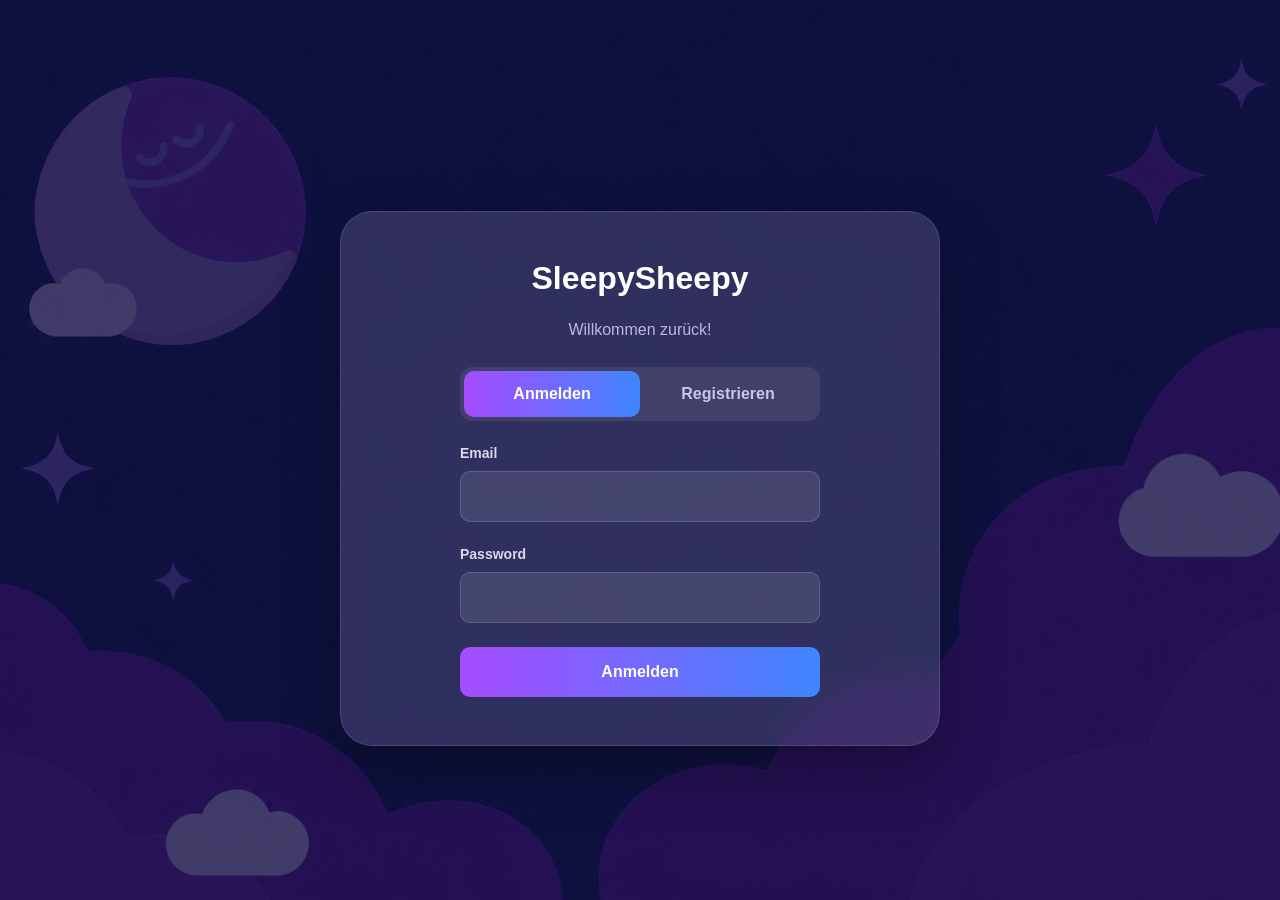
<file: index.html>
<!DOCTYPE html>
<html lang="de">
<head>
  <meta charset="UTF-8">
  <meta http-equiv="refresh" content="0; url=login.html">
  <title>Weiterleitung</title>
</head>
<body>
  <script>
    window.location.href = "login.html";
  </script>
</body>
</html>
</file>
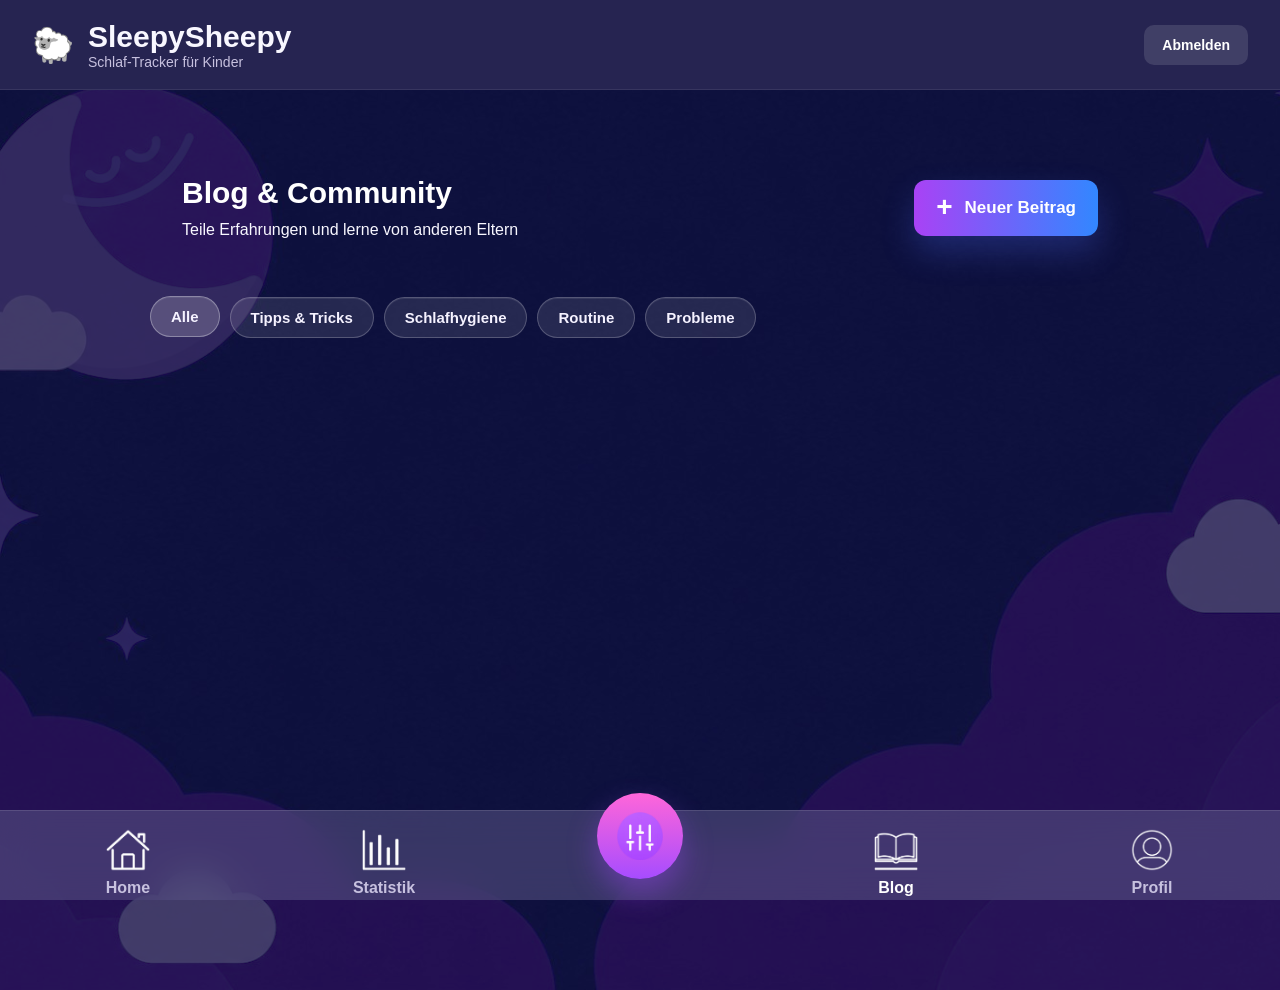
<file: blog.html>
<!DOCTYPE html>
<html lang="de">
<head>
  <meta charset="UTF-8" />
  <meta name="viewport" content="width=device-width, initial-scale=1.0" />
  <title>DreamSheep | Blog</title>

  <link rel="stylesheet" href="css/style.css" />
</head>
<body class="home-seite blog-page">

  <div class="blog-wrapper">

    <!-- HEADER -->
     <header class="topbar">

    <div class="logo-bereich">
      <div class="logo">🐑</div>

      <div>
        <h1>SleepySheepy</h1>
        <p>Schlaf-Tracker für Kinder</p>
      </div>
    </div>

    <button class="abmelden-button" id="logoutBtn" type="button">
  Abmelden
</button>

  </header>

    <!-- MAIN -->
    <main class="blog-main">
      <section class="blog-hero">
        <div>
          <h2>Blog &amp; Community</h2>
          <p>Teile Erfahrungen und lerne von anderen Eltern</p>
        </div>

        <button class="blog-new-post" type="button">
          <span>+</span>
          Neuer Beitrag
        </button>
      </section>

      <section class="blog-create-form" id="blogCreateForm">
        <h2>Neuen Beitrag erstellen</h2>

        <form>
          <label for="postTitle">Titel</label>
          <input
            type="text"
            id="postTitle"
            name="postTitle"
            placeholder="Gib deinem Beitrag einen Titel..."
          />

          <label for="postCategory">Kategorie</label>

          <div class="blog-custom-select" id="blogCategorySelect">
            <button type="button" class="blog-custom-select-button">
              <span id="blogSelectedCategory">Tipps &amp; Tricks</span>
              <span class="blog-custom-select-arrow">⌄</span>
            </button>

            <div class="blog-custom-select-options">
              <button type="button" data-value="Tipps & Tricks">Tipps &amp; Tricks</button>
              <button type="button" data-value="Schlafhygiene">Schlafhygiene</button>
              <button type="button" data-value="Routine">Routine</button>
              <button type="button" data-value="Probleme">Probleme</button>
            </div>
          </div>

          <input type="hidden" id="postCategory" name="postCategory" value="Tipps & Tricks" />

          <label for="postContent">Inhalt</label>
          <textarea
            id="postContent"
            name="postContent"
            placeholder="Teile deine Gedanken und Erfahrungen..."
          ></textarea>

          <div class="blog-form-actions">
            <button type="submit" class="blog-publish-button">
              Veröffentlichen
            </button>

            <button type="button" class="blog-cancel-button" id="blogCancelButton">
              Abbrechen
            </button>
          </div>
        </form>
      </section>

      <nav class="blog-filter-bar" aria-label="Blog Kategorien">
        <button class="blog-filter is-active" type="button" data-category="Alle">Alle</button>
        <button class="blog-filter" type="button" data-category="Tipps & Tricks">Tipps &amp; Tricks</button>
        <button class="blog-filter" type="button" data-category="Schlafhygiene">Schlafhygiene</button>
        <button class="blog-filter" type="button" data-category="Routine">Routine</button>
        <button class="blog-filter" type="button" data-category="Probleme">Probleme</button>
      </nav>

      <section class="blog-posts">
        
      </section>
    </main>

    <nav class="bottom-nav">

    <a class="nav-item" href="home.html">
      <img 
        class="nav-icon"
        src="Bilder/Icon_Home.png" 
        alt="Home"
      >
      <p>Home</p>
    </a>

    <a class="nav-item" href="statistik.html">
      <img 
        class="nav-icon"
        src="Bilder/Icon_Statistik.png" 
        alt="Statistik"
      >
      <p>Statistik</p>
    </a>

    <a class="nav-item icon-personalisierung" href="personalisierung.html">
      <div class="icon-personalisierung-kreis">
        <img 
          src="Bilder/Icon_Personalisierung.png" 
          alt="Personalisierung"
        >
      </div>
    </a>

    <a class="nav-item aktiv" href="blog.html">
      <img 
        class="nav-icon"
        src="Bilder/Icon_Blog.png" 
        alt="Blog"
      >
      <p>Blog</p>
    </a>

    <a class="nav-item" href="einstellungen.html">
      <img 
        class="nav-icon"
        src="Bilder/Icon_Profil.png" 
        alt="Profil"
      >
      <p>Profil</p>
    </a>

  </nav>
  </div>

  <script src="js/blog.js"></script>
  <script src="js/logout.js"></script>
</body>
</html>
</file>
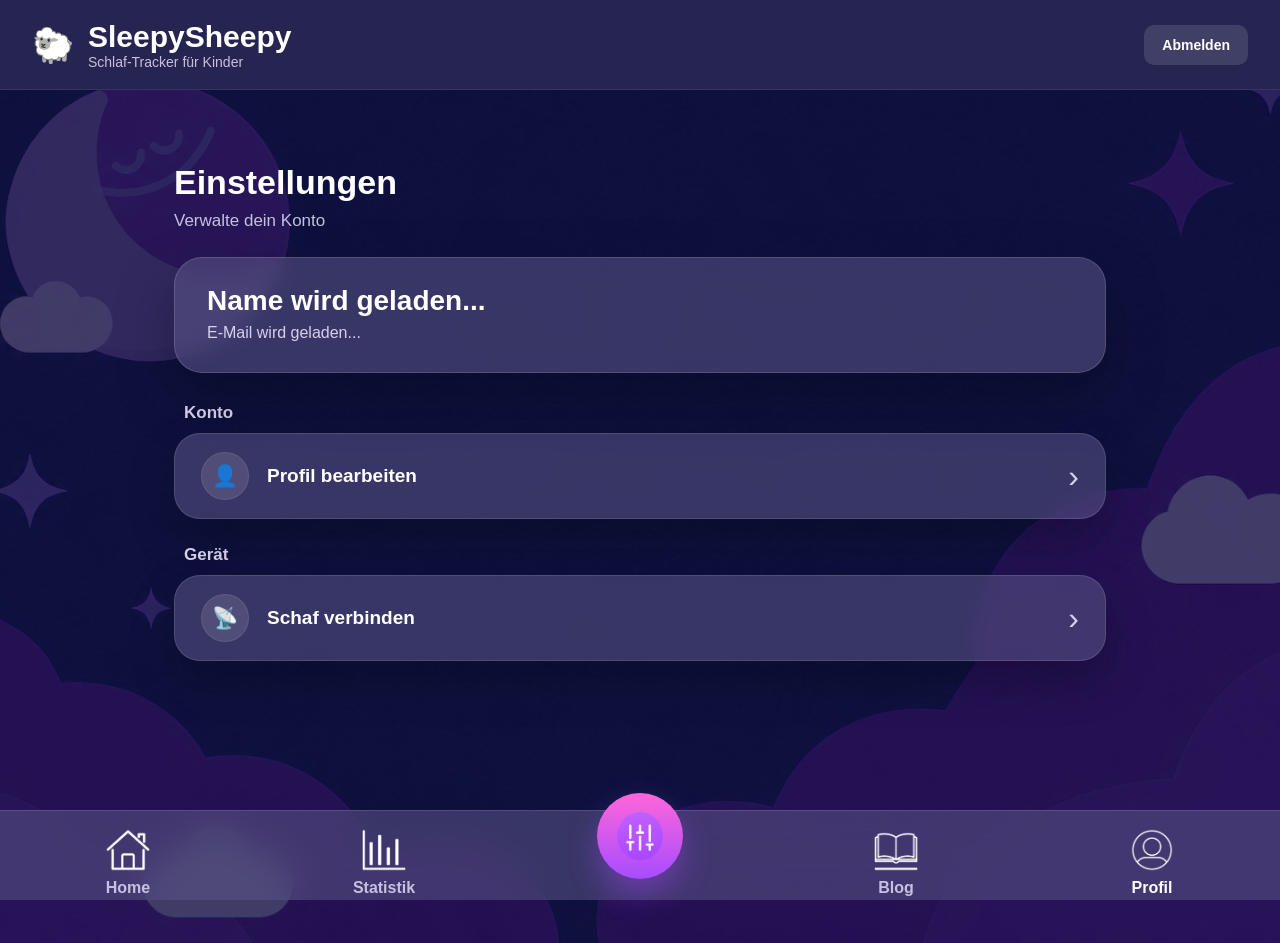
<file: einstellungen.html>
<!DOCTYPE html>
<html lang="de">
<head>
  <meta charset="UTF-8" />
  <meta name="viewport" content="width=device-width, initial-scale=1.0" />

  <title>Einstellungen</title>

  <link rel="stylesheet" href="css/style.css" />
</head>

<body class="home-seite settings-body">

  <!-- Obere Navigation -->
  <header class="topbar">

    <div class="logo-bereich">
      <div class="logo">🐑</div>

      <div>
        <h1>SleepySheepy</h1>
        <p>Schlaf-Tracker für Kinder</p>
      </div>
    </div>

    <button class="abmelden-button" id="logoutBtn" type="button">
  Abmelden
</button>

  </header>

  <!-- Hauptbereich -->
  <main class="hauptbereich settings-main">

    <section class="settings-page">

      <header class="settings-header">
        <h1 class="settings-title">Einstellungen</h1>
        <p class="settings-subtitle">Verwalte dein Konto</p>
      </header>

      <section class="settings-profile-card">

        <div class="settings-profile-info">
          <h2 id="settingsName">Name wird geladen...</h2>
          <p id="settingsEmail">E-Mail wird geladen...</p>
        </div>
      </section>

      <section class="settings-section">
        <h3>Konto</h3>

        <div class="settings-menu-card">
          <a href="profil.html" class="settings-menu-item">
            <span class="settings-icon">👤</span>
            <span>Profil bearbeiten</span>
            <span class="settings-arrow">›</span>
          </a>
        </div>
      </section>

      <section class="settings-section">
        <h3>Gerät</h3>

        <div class="settings-menu-card">
          <a href="geraet.html" class="settings-menu-item">
          <span class="settings-icon">📡</span>
          <span>Schaf verbinden</span>
          <span class="settings-arrow">›</span>
          </a>
        </div>
      </section>

    </section>

  </main>

  <!-- Untere Navigation -->
  <nav class="bottom-nav">

    <a class="nav-item" href="home.html">
      <img 
        class="nav-icon"
        src="Bilder/Icon_Home.png" 
        alt="Home"
      >
      <p>Home</p>
    </a>

    <a class="nav-item" href="statistik.html">
      <img 
        class="nav-icon"
        src="Bilder/Icon_Statistik.png" 
        alt="Statistik"
      >
      <p>Statistik</p>
    </a>

    <a class="nav-item icon-personalisierung" href="personalisierung.html">
      <div class="icon-personalisierung-kreis">
        <img 
          src="Bilder/Icon_Personalisierung.png" 
          alt="Personalisierung"
        >
      </div>
    </a>

    <a class="nav-item" href="blog.html">
      <img 
        class="nav-icon"
        src="Bilder/Icon_Blog.png" 
        alt="Blog"
      >
      <p>Blog</p>
    </a>

    <a class="nav-item aktiv" href="einstellungen.html">
      <img 
        class="nav-icon"
        src="Bilder/Icon_Profil.png" 
        alt="Profil"
      >
      <p>Profil</p>
    </a>

  </nav>

  <script>
    async function loadSettingsProfile() {
      try {
        const response = await fetch("/api/Profil.php", {
          credentials: "include",
        });

        const result = await response.json();
        console.log("Settings profile data:", result);

        if (result.status === "success") {
          const vorname = result.vorname || "";
          const nachname = result.nachname || "";
          const vollerName = `${vorname} ${nachname}`.trim();

          document.getElementById("settingsName").textContent =
            vollerName || "Kein Name gespeichert";

          document.getElementById("settingsEmail").textContent =
            result.email || "Keine E-Mail gespeichert";
        }

      } catch (error) {
        console.error("Profil konnte nicht geladen werden:", error);
      }
    }

    loadSettingsProfile();
  </script>

  <script src="js/logout.js"></script>

</body>
</html>
</file>
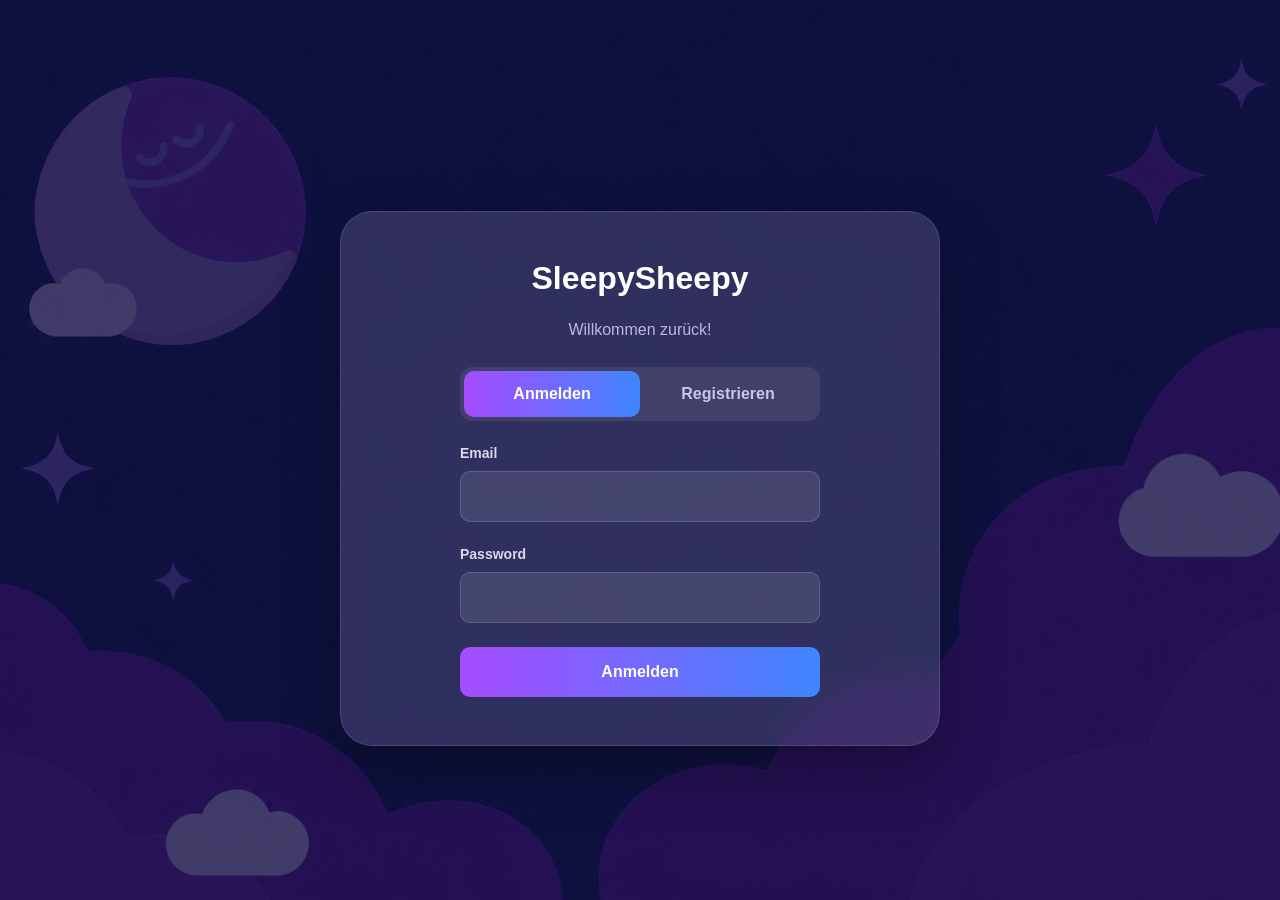
<file: geraet.html>
<!DOCTYPE html>
<html lang="de">
<head>
  <meta charset="UTF-8" />
  <meta name="viewport" content="width=device-width, initial-scale=1.0" />

  <title>Gerät verbinden</title>

  <link rel="stylesheet" href="css/style.css" />
</head>

<body class="home-seite">

  <a href="einstellungen.html" class="zurueck-button">
      Zurück
    </a>

  <main class="hauptbereich">

    <section class="home-karte geraet-card">
      <div class="seitenkopf">
        <h2>Schaf verbinden</h2>
        <p>Trage hier die Seriennummer deines Plüschtiers ein.</p>
      </div>

      <form id="geraetForm" class="geraet-form">
        <label for="serialnr">Seriennummer</label>

        <input
          type="text"
          id="serialnr"
          name="serialnr"
          placeholder="z. B. SleShe1"
          required
        >

        <button type="submit" class="profil-button">
          Speichern
        </button>
      </form>

      <p class="status-text">
        Aktuell verbunden: <strong id="aktuelleSerialnr">Wird geladen...</strong>
      </p>
    </section>

  </main>

  <script src="/js/auth.js"></script>
  <script src="/js/logout.js"></script>
  <script src="/js/geraet.js"></script>
</body>
</html>
</file>
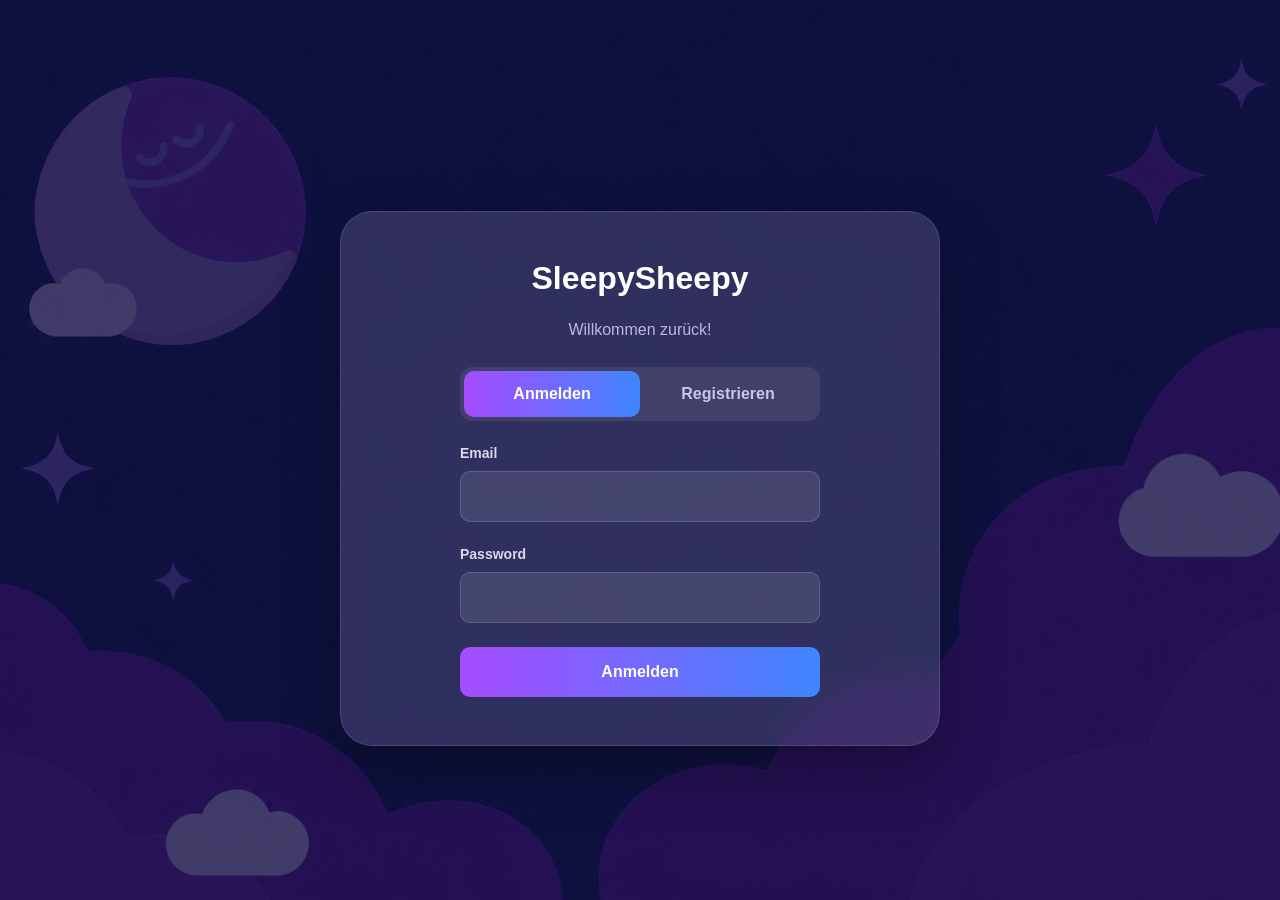
<file: login.html>
<!DOCTYPE html>
<html lang="en">
  <head>
    <meta charset="UTF-8" />
    <title>Login</title>
    <link rel="stylesheet" href="css/style.css" />
  </head>
    <body class="login-page">
    <div class="login-box">
    <h1>SleepySheepy</h1>
    <p class="untertitel">Willkommen zurück!</p>

    <div class="umschalter">
      <button class="umschalter-button aktiv" type="button">Anmelden</button>
      <a class="umschalter-button" href="register.html">Registrieren</a>
    </div>

    <form id="loginForm">
      <div>
        <label>Email</label>
        <input type="email" id="email" required />
      </div>
      <div>
        <label>Password</label>
        <input type="password" id="password" required />
      </div>
      <button type="submit">Anmelden</button>
    </form>
   
    
    <script src="js/login.js"></script>
     </div>
  </body>
</html>
</file>
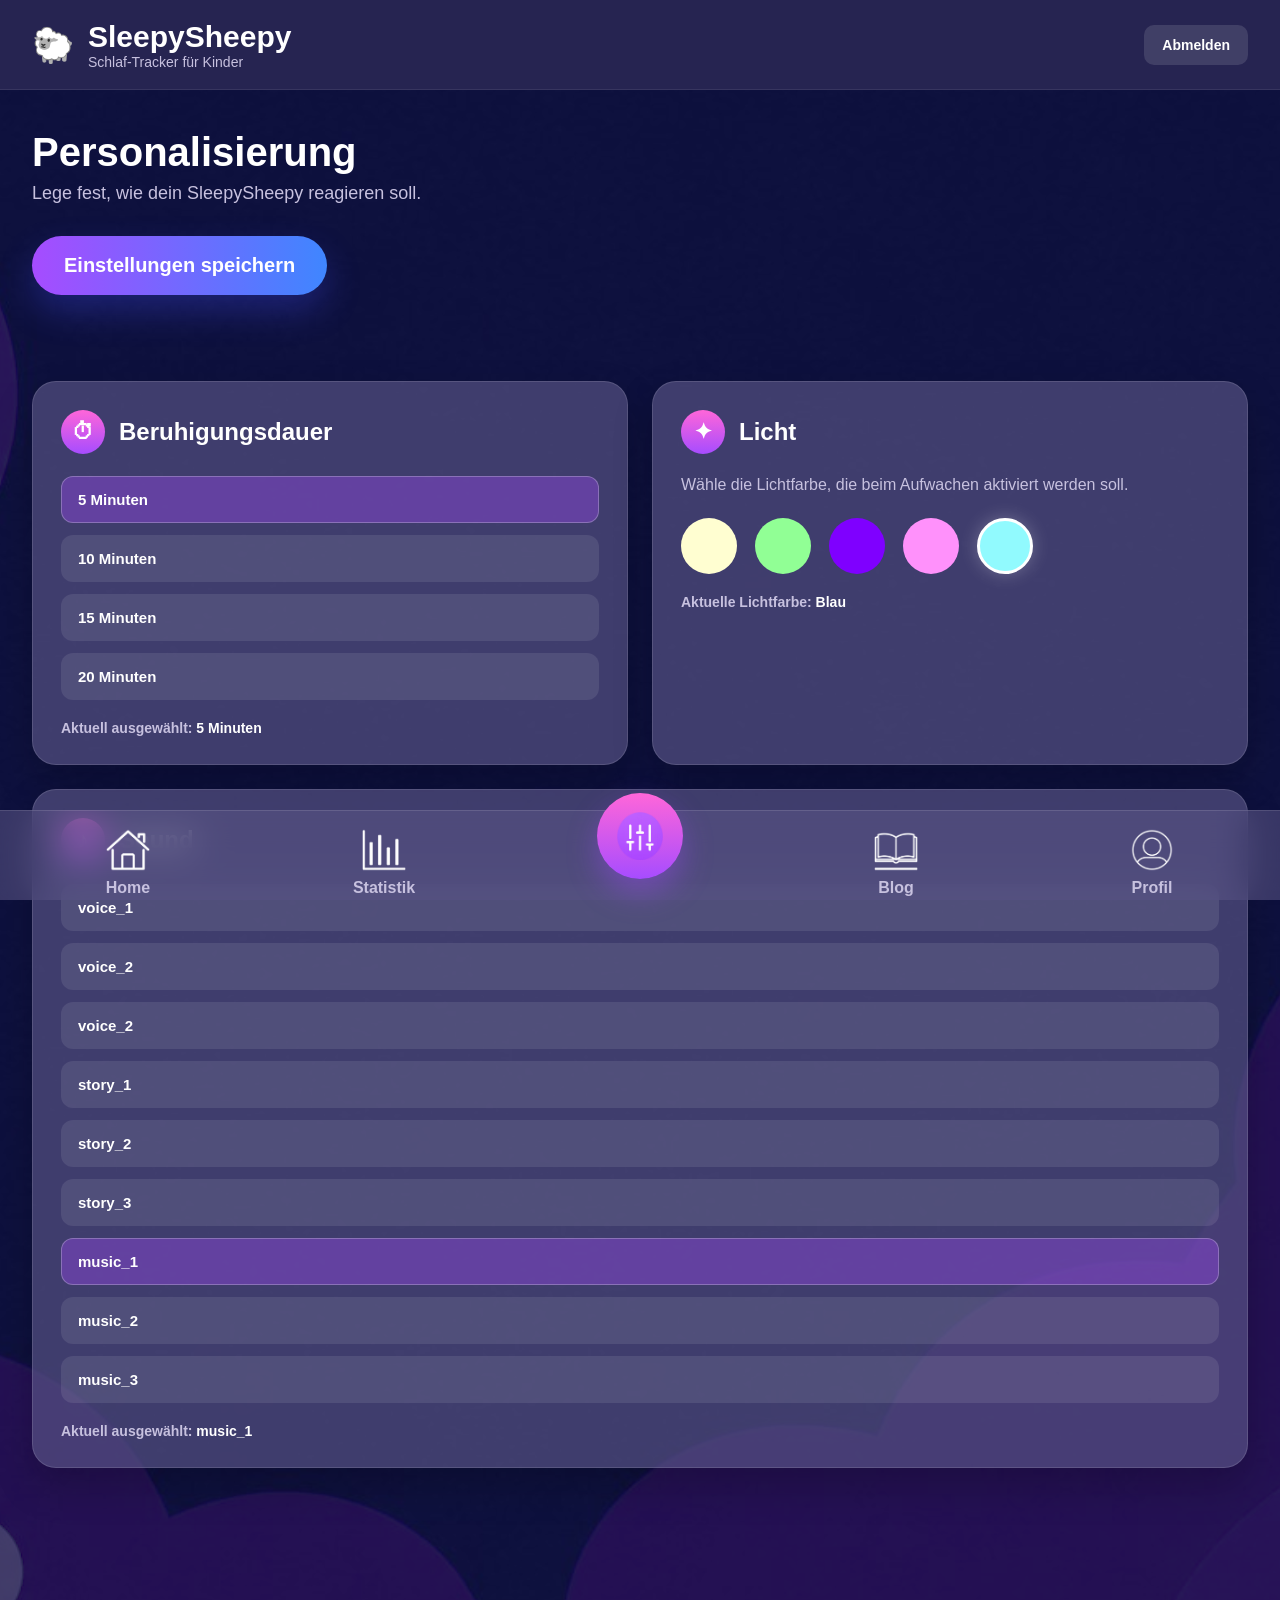
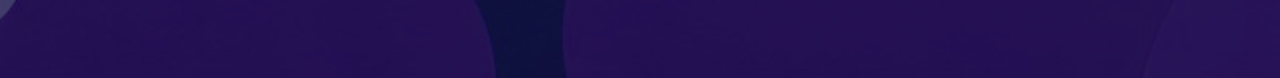
<file: personalisierung.html>
<!DOCTYPE html>
<html lang="de">

<head>
  <meta charset="UTF-8" />
  <meta name="viewport" content="width=device-width, initial-scale=1.0" />

  <title>Personalisierung</title>

  <link rel="stylesheet" href="css/style.css" />
</head>

<body class="home-seite personalisierung-seite">

  <!-- Obere Navigation -->
  <header class="topbar">

    <div class="logo-bereich">
      <div class="logo">🐑</div>

      <div>
        <h1>SleepySheepy</h1>
        <p>Schlaf-Tracker für Kinder</p>
      </div>
    </div>

    <button class="abmelden-button" id="logoutBtn" type="button">
      Abmelden
    </button>

  </header>

  <!-- Hauptbereich -->
  <main class="hauptbereich">

    <div class="seitenkopf">
      <h2>Personalisierung</h2>
      <p>Lege fest, wie dein SleepySheepy reagieren soll.</p>
    </div>

     <!-- Speichern -->
    <div class="einstellungen-speichern-bereich">
      <button type="button" id="einstellungenSpeichernButton" class="einstellungen-speichern-button">
        Einstellungen speichern
      </button>

      <p id="speichernStatus" class="speichern-status"></p>
    </div>

    <div class="personalisierung-grid">

      <!-- Beruhigungsdauer -->
      <section class="personalisierung-karte">
        <div class="karten-kopf">
          <div class="kategorie-icon">⏱</div>
          <h3>Beruhigungsdauer</h3>
        </div>

        <div class="track-liste">
          <button class="auswahl-button calmtime-button" data-calmtime="5" type="button">
            5 Minuten
          </button>

          <button class="auswahl-button calmtime-button" data-calmtime="10" type="button">
            10 Minuten
          </button>

          <button class="auswahl-button calmtime-button" data-calmtime="15" type="button">
            15 Minuten
          </button>

          <button class="auswahl-button calmtime-button" data-calmtime="20" type="button">
            20 Minuten
          </button>
        </div>

        <p class="status-text">
          Aktuell ausgewählt: <strong id="calmtimeStatus">-</strong>
        </p>
      </section>

      <!-- Licht -->
      <section class="personalisierung-karte">
        <div class="karten-kopf">
          <div class="kategorie-icon">✦</div>
          <h3>Licht</h3>
        </div>

        <p class="licht-text">
          Wähle die Lichtfarbe, die beim Aufwachen aktiviert werden soll.
        </p>

        <div class="licht-auswahl">
          <button
            class="licht-farbe licht-yellow"
            data-lightcolour="1"
            data-farbe="Gelb"
            type="button"
            aria-label="Gelb"
          ></button>

          <button
            class="licht-farbe licht-green"
            data-lightcolour="2"
            data-farbe="Grün"
            type="button"
            aria-label="Grün"
          ></button>

          <button
            class="licht-farbe licht-violet"
            data-lightcolour="3"
            data-farbe="Violett"
            type="button"
            aria-label="Violett"
          ></button>

          <button
            class="licht-farbe licht-pink"
            data-lightcolour="4"
            data-farbe="Pink"
            type="button"
            aria-label="Pink"
          ></button>

          <button
            class="licht-farbe licht-blue"
            data-lightcolour="5"
            data-farbe="Blau"
            type="button"
            aria-label="Blau"
          ></button>
        </div>

        <p class="status-text">
          Aktuelle Lichtfarbe: <strong id="lichtStatus">-</strong>
        </p>
      </section>

      <!-- Sound -->
      <section class="personalisierung-karte personalisierung-karte-breit">
        <div class="karten-kopf">
          <div class="kategorie-icon">♪</div>
          <h3>Sound</h3>
        </div>

        <div class="track-liste">
          <button class="auswahl-button soundtype-button" data-soundtype="1" type="button">
            voice_1
          </button>

          <button class="auswahl-button soundtype-button" data-soundtype="2" type="button">
            voice_2
          </button>

          <button class="auswahl-button soundtype-button" data-soundtype="3" type="button">
            voice_2
          </button>

          <button class="auswahl-button soundtype-button" data-soundtype="4" type="button">
            story_1
          </button>

          <button class="auswahl-button soundtype-button" data-soundtype="5" type="button">
            story_2
          </button>

          <button class="auswahl-button soundtype-button" data-soundtype="6" type="button">
            story_3
          </button>

          <button class="auswahl-button soundtype-button" data-soundtype="7" type="button">
            music_1
          </button>

          <button class="auswahl-button soundtype-button" data-soundtype="8" type="button">
            music_2
          </button>

          <button class="auswahl-button soundtype-button" data-soundtype="9" type="button">
            music_3
          </button>
        </div>

        <p class="status-text">
          Aktuell ausgewählt: <strong id="soundtypeStatus">-</strong>
        </p>
      </section>

    </div>

   

  </main>

  <!-- Untere Navigation -->
  <nav class="bottom-nav">

    <a class="nav-item" href="home.html">
      <img class="nav-icon" src="Bilder/Icon_Home.png" alt="Home">
      <p>Home</p>
    </a>

    <a class="nav-item" href="statistik.html">
      <img class="nav-icon" src="Bilder/Icon_Statistik.png" alt="Statistik">
      <p>Statistik</p>
    </a>

    <a class="nav-item icon-personalisierung aktiv" href="personalisierung.html">
      <div class="icon-personalisierung-kreis">
        <img src="Bilder/Icon_Personalisierung.png" alt="Personalisierung">
      </div>
    </a>

    <a class="nav-item" href="blog.html">
      <img class="nav-icon" src="Bilder/Icon_Blog.png" alt="Blog">
      <p>Blog</p>
    </a>

    <a class="nav-item" href="einstellungen.html">
      <img class="nav-icon" src="Bilder/Icon_Profil.png" alt="Profil">
      <p>Profil</p>
    </a>

  </nav>

  <script src="js/personalisierung.js"></script>
  <script src="js/logout.js"></script>

</body>

</html>
</file>
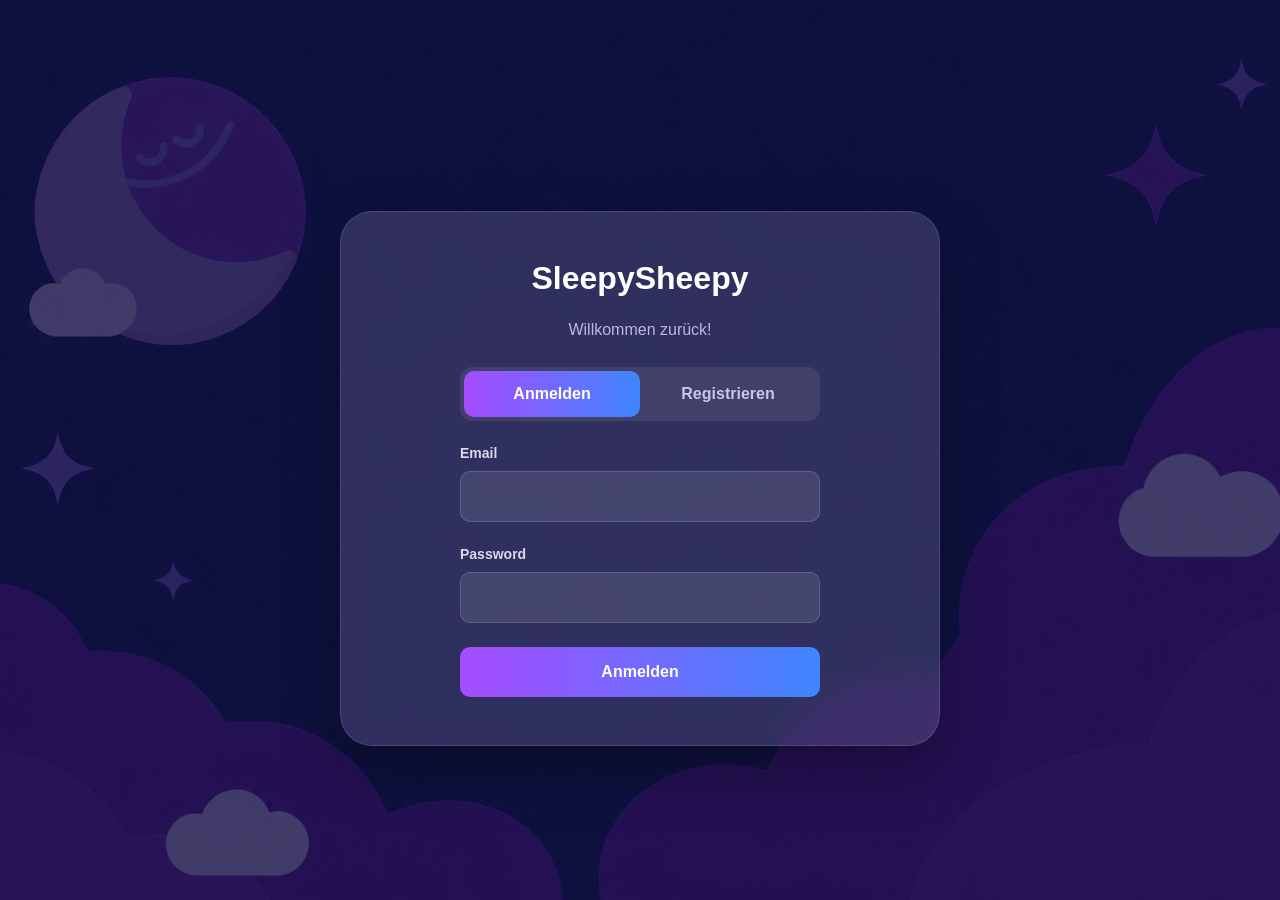
<file: profil.html>
<!DOCTYPE html>
<html lang="de">
<head>
  <meta charset="UTF-8" />
  <meta name="viewport" content="width=device-width, initial-scale=1.0" />

  <title>Profil</title>

  <link rel="stylesheet" href="css/style.css" />
</head>

<body class="profil-page">

<a href="einstellungen.html" class="zurueck-button">
      Zurück
    </a>

  <main class="profil-container">

    <h1 class="profil-title">Profil</h1>

    <section class="profil-card">
      <form id="ProfilForm" class="profil-form">

        <div class="profil-form-group">
          <label for="vorname">Vorname</label>
          <input type="text" id="vorname" name="vorname" />
        </div>

        <div class="profil-form-group">
          <label for="nachname">Nachname</label>
          <input type="text" id="nachname" name="nachname" />
        </div>

        <button type="submit" class="profil-button">
          Anpassen
        </button>

      </form>
    </section>

  </main>

  <script src="js/auth.js"></script>
  <script src="js/profil.js"></script>
  <script src="js/logout.js"></script>
</body>
</html>
</file>
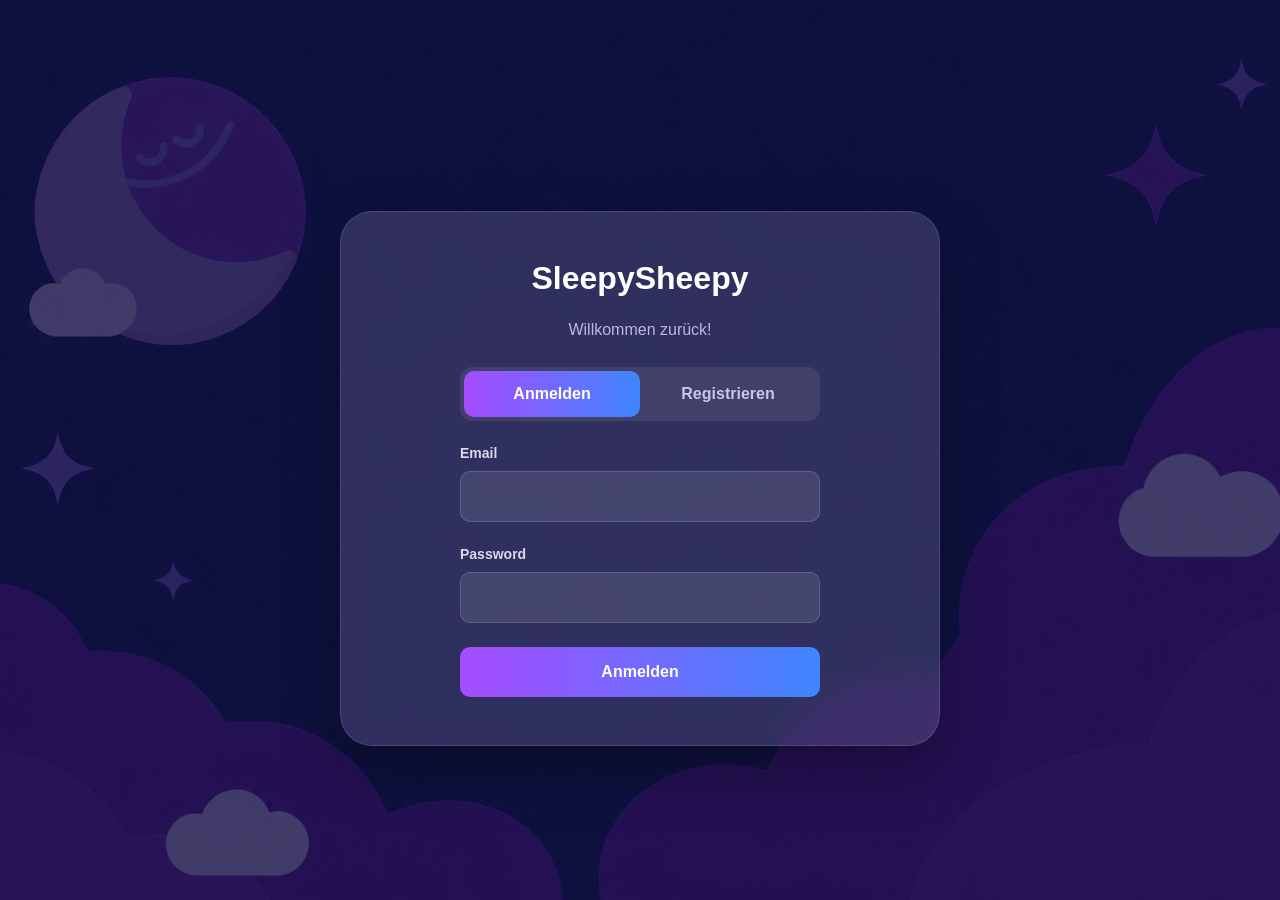
<file: protected.html>
<!doctype html>
<html lang="en">
  <head>
    <meta charset="UTF-8" />
    <title>Protected Page</title>
    <link rel="stylesheet" href="css/style.css" />
  </head>
  <body>
    <h1>Protected Page</h1>

    <!-- This is where we'll dynamically show the protected content -->
    <div id="protectedContent">
      <h2>Welcome, <span id="userEmail"></span>!</h2>
      <p>Your user ID is: <span id="userId"></span></p>
    </div>

    <button id="logoutBtn">Logout</button>

    <script src="js/protected.js"></script>
    <script src="js/logout.js"></script>
  </body>
</html>
</file>
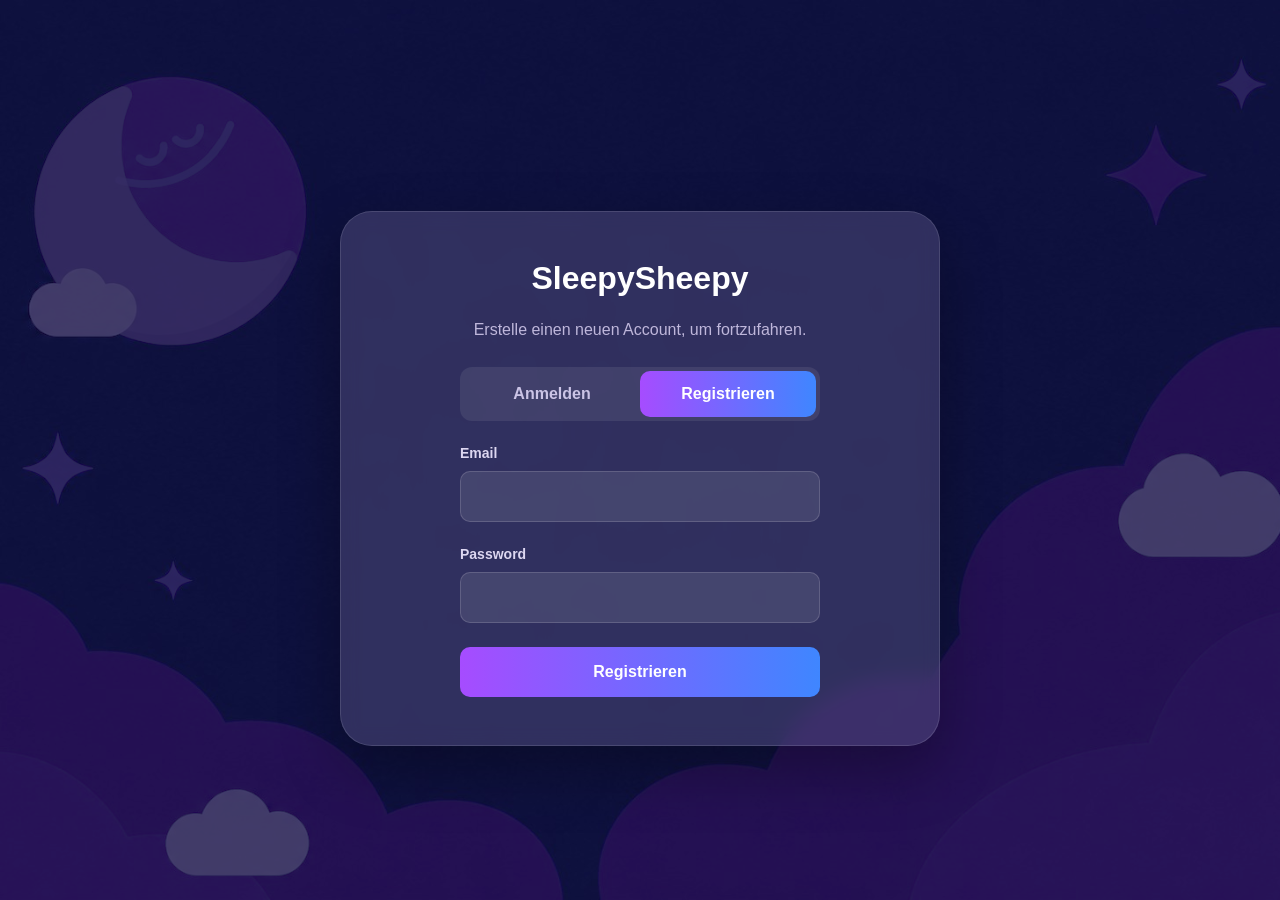
<file: register.html>
<!DOCTYPE html>
<html lang="en">
  <head>
    <meta charset="UTF-8" />
    <title>Registrieren</title>
    <link rel="stylesheet" href="css/style.css" />
  </head>
  <body class="register-page">
    <div class="login-box">
    <h1>SleepySheepy</h1>
    <p class="untertitel">Erstelle einen neuen Account, um fortzufahren.</p>

    <div class="umschalter">
  <a class="umschalter-button" href="login.html">Anmelden</a>

  <button class="umschalter-button aktiv" type="button">
    Registrieren
  </button>
</div>

    <form id="registerForm">
      <div>
        <label>Email</label>
        <input type="email" id="email" required />
      </div>
      <div>
        <label>Password</label>
        <input type="password" id="password" required />
      </div>
      <button type="submit"> Registrieren</button>
    </form>
    
    

    <script src="js/register.js"></script>
    </div>
  </body>
</html>
</file>
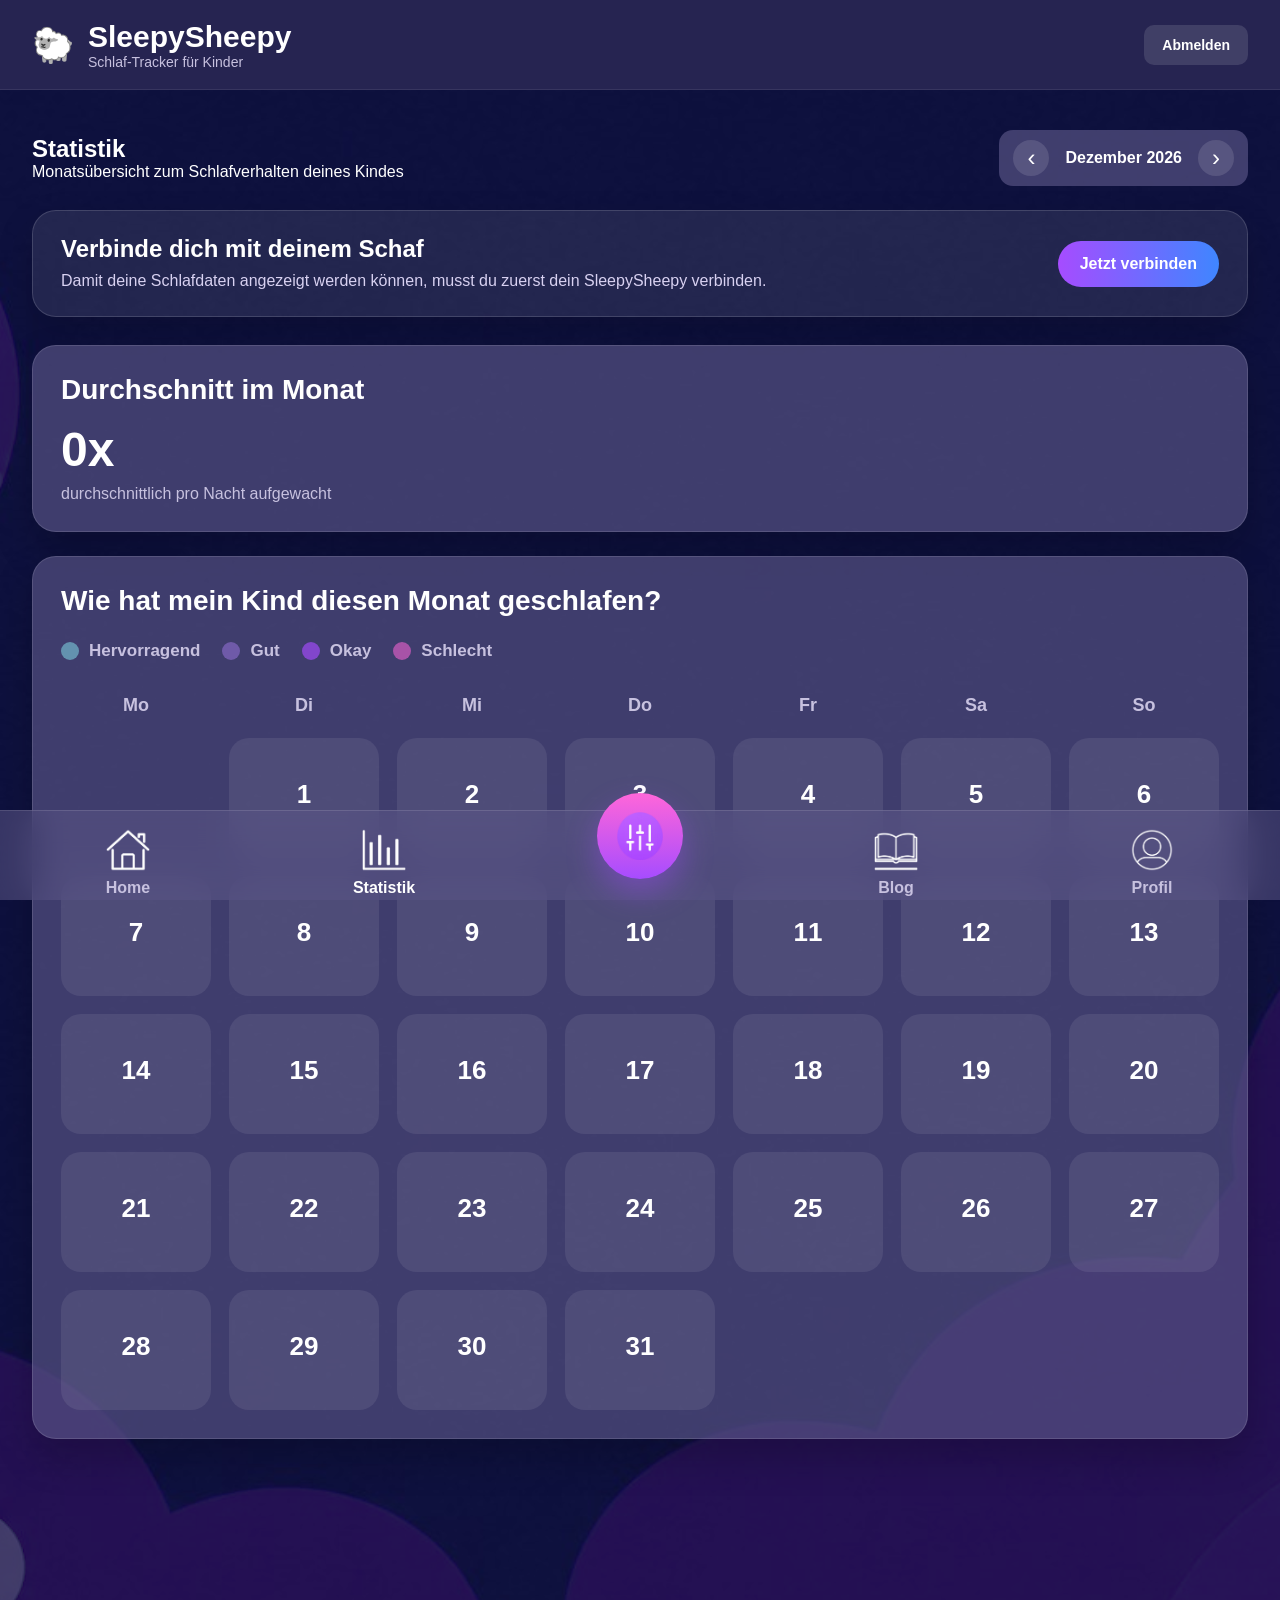
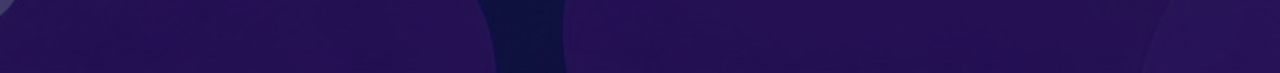
<file: statistik.html>
<!DOCTYPE html>
<html lang="de">
<head>
  <meta charset="UTF-8" />
  <meta name="viewport" content="width=device-width, initial-scale=1.0" />

  <title>Statistik</title>

  <link rel="stylesheet" href="css/style.css" />
</head>

<body class="home-seite statistik-seite">

  <header class="topbar">
    <div class="logo-bereich">
      <div class="logo">🐑</div>

      <div>
        <h1>SleepySheepy</h1>
        <p>Schlaf-Tracker für Kinder</p>
      </div>
    </div>

    <button class="abmelden-button" id="logoutBtn" type="button">
      Abmelden
    </button>
  </header>

  <main class="hauptbereich">

    <div class="statistik-kopf">
      <div>
        <h2>Statistik</h2>
        <p>Monatsübersicht zum Schlafverhalten deines Kindes</p>
      </div>

      <div class="monatswechsel">
        <button type="button" id="monatZurueck">‹</button>
        <span id="aktuellerMonat">Mai 2026</span>
        <button type="button" id="monatWeiter">›</button>
      </div>
    </div>

    <div class="schaf-hinweis" id="schafHinweis">
  <div>
    <h3>Verbinde dich mit deinem Schaf</h3>
    <p>Damit deine Schlafdaten angezeigt werden können, musst du zuerst dein SleepySheepy verbinden.</p>
  </div>

 <a href="einstellungen.html" class="schaf-hinweis-button">
  Jetzt verbinden
</a>
</div>

    <section class="home-karte">
      <h2>Durchschnitt im Monat</h2>

      <div class="durchschnitt-box">
        <strong id="monatsDurchschnitt">0x</strong>
        <span>durchschnittlich pro Nacht aufgewacht</span>
      </div>
    </section>

    <section class="home-karte">
      <h2>Wie hat mein Kind diesen Monat geschlafen?</h2>

      <div class="schlaf-legende">
        <span><i class="punkt hervorragend"></i> Hervorragend</span>
        <span><i class="punkt gut"></i> Gut</span>
        <span><i class="punkt okay"></i> Okay</span>
        <span><i class="punkt schlecht"></i> Schlecht</span>
      </div>

      <div class="schlaf-kalender" id="monatsKalender">
        <!-- Wird automatisch mit JavaScript gefüllt -->
      </div>
    </section>

  </main>

  <!-- Tages-Overlay -->
  <div class="tag-overlay" id="tagOverlay">
    <div class="tag-overlay-card">

      <button class="tag-overlay-close" id="tagOverlayClose" type="button">
        ×
      </button>

      <h2 id="overlayTitel">Details zum Tag</h2>

      <div class="overlay-summary">
        <p>
          <strong>Bewertung:</strong>
          <span id="overlayBewertung">-</span>
        </p>

        <p>
          <strong>Gesamt:</strong>
          <span id="overlayGesamt">0x aufgewacht</span>
        </p>
      </div>

      <div class="overlay-section">
        <h3>Ereignisse:</h3>

        <div class="overlay-events" id="overlayEreignisse">
          <!-- Wird automatisch mit JavaScript gefüllt -->
        </div>
      </div>

      <div class="overlay-section">
        <h3>Einstellungen an diesem Tag</h3>

        <div class="history-box">

          <p class="history-subtitle">Aktiv um 23:59 Uhr</p>

          <div id="historyLatestSettings">
            <!-- Wird mit JavaScript gefüllt -->
          </div>

          <p class="history-subtitle history-subtitle-second">
            Änderungen an diesem Tag
          </p>

          <div id="historyChanges">
            <!-- Wird mit JavaScript gefüllt -->
          </div>

        </div>
      </div>

    </div>
  </div>

  <!-- Bottom Navigation: ausserhalb vom Overlay -->
  <nav class="bottom-nav">
    <a class="nav-item" href="home.html">
      <img class="nav-icon" src="Bilder/Icon_Home.png" alt="Home">
      <p>Home</p>
    </a>

    <a class="nav-item aktiv" href="statistik.html">
      <img class="nav-icon" src="Bilder/Icon_Statistik.png" alt="Statistik">
      <p>Statistik</p>
    </a>

    <a class="nav-item icon-personalisierung" href="personalisierung.html">
      <div class="icon-personalisierung-kreis">
        <img src="Bilder/Icon_Personalisierung.png" alt="Personalisierung">
      </div>
    </a>

    <a class="nav-item" href="blog.html">
      <img class="nav-icon" src="Bilder/Icon_Blog.png" alt="Blog">
      <p>Blog</p>
    </a>

    <a class="nav-item" href="einstellungen.html">
      <img class="nav-icon" src="Bilder/Icon_Profil.png" alt="Profil">
      <p>Profil</p>
    </a>
  </nav>

  <script src="js/monatsStatistik.js"></script>
  <script src="js/logout.js"></script>

</body
</file>
<file: css/style.css>
/* ==============================
   GRUNDREGELN
============================== */

* {
  margin: 0;
  padding: 0;
  box-sizing: border-box;
}

html {
  min-height: 100%;
}

body {
  min-height: 100vh;
  margin: 0;

  background-image: url('../Bilder/Test_Hintergrund.jpeg');
  background-size: cover;
  background-position: center;
  background-repeat: no-repeat;
  background-color: rgba(36, 35, 79, 0.8);
  background-blend-mode: darken;
  color: white;
  font-family: Arial, Helvetica, sans-serif;
}

a {
  color: white;
  font-weight: 700;
  text-decoration: none;
}

a:hover {
  text-decoration: underline;
}



/* ==============================
   FORMULARE
============================== */

form {
  width: 100%;
  max-width: 360px;
}

form div {
  margin-bottom: 24px;
}

label {
  display: block;

  margin-bottom: 10px;

  color: #ddd7f1;

  font-size: 14px;
  font-weight: 700;
}

input {
  width: 100%;

  padding: 16px;

  border: 1px solid rgba(255, 255, 255, 0.15);
  border-radius: 10px;
  outline: none;

  background: rgba(255, 255, 255, 0.1);
  color: white;

  font-size: 15px;
}

input::placeholder {
  color: #a9a3bf;
}

input:focus {
  border-color: #7d8cff;
  box-shadow: 0 0 0 3px rgba(125, 140, 255, 0.2);
}

form button {
  width: 100%;

  padding: 16px;

  border: none;
  border-radius: 10px;

  background: linear-gradient(90deg, #a64cff, #3f86ff);
  color: white;

  font-size: 16px;
  font-weight: 700;

  cursor: pointer;
  transition: opacity 0.2s;
}

form button:hover {
  opacity: 0.92;
}


/* ==============================
   APP-LAYOUT
============================== */

body.home-seite {
  min-height: 100vh;
  padding-bottom: 90px;

  display: flex;
  flex-direction: column;
  align-items: stretch;
  justify-content: flex-start;
}

.hauptbereich {
  flex: 1;
}

/* ==============================
   OBERE NAVIGATION
============================== */

.topbar {
  height: 90px;
  position: sticky;
  top: 0;
  z-index: 9998;

  display: flex;
  justify-content: space-between;
  align-items: center;

  padding: 0 32px;

  background: rgba(39, 37, 82, 0.98);
  border-bottom: 1px solid rgba(255, 255, 255, 0.08);
}

.logo-bereich {
  display: flex;
  align-items: center;
  gap: 14px;
}

.logo {
  font-size: 34px;
}

.logo-bereich h1 {
  margin: 0;

  font-size: 30px;
}

.logo-bereich p {
  color: #c7c1df;
  font-size: 14px;
}

.abmelden-button {
  padding: 12px 18px;

  border: none;
  border-radius: 10px;

  background: rgba(255, 255, 255, 0.12);
  color: white;

  font-size: 14px;
  font-weight: 700;

  cursor: pointer;
}

/* ==============================
   ALLGEMEIN RESPONSIVE
============================== */

/* Smartphones */

@media (max-width: 600px) {
  .topbar {
    height: 78px;
    padding: 0 18px;
  }

  .logo-bereich {
    gap: 10px;
  }

  .logo {
    font-size: 28px;
  }

  .logo-bereich h1 {
    font-size: 22px;
  }

  .logo-bereich p {
    font-size: 12px;
  }

  .abmelden-button {
    padding: 10px 12px;

    font-size: 12px;
  }

  .bottom-nav {
    height: 78px;
    gap: 22px;
  }

  .nav-item {
    gap: 4px;

    font-size: 11px;
  }

  .nav-icon {
    width: 34px;
    height: 34px;
  }

  .nav-item.icon-personalisierung {
    transform: translateY(-22px);

    margin: 0 4px;
  }

  .icon-personalisierung-kreis {
    width: 62px;
    height: 62px;
  }

  .icon-personalisierung-kreis img {
    width: 34px;
    height: 34px;
  }
}


/* Sehr kleine Smartphones */

@media (max-width: 380px) {
  .topbar {
    padding: 0 14px;
  }

  .logo-bereich h1 {
    font-size: 20px;
  }

  .logo-bereich p {
    display: none;
  }

  .abmelden-button {
    padding: 9px 10px;

    font-size: 11px;
  }

}

/* ==============================
   LOGIN UND REGISTRIERUNG
============================== */

body.login-page,
body.register-page {
  width: 100%;
   height: 100vh;

  display: flex;
  justify-content: center;
  align-items: center;

  padding: 24px;
}

.login-box {
  width: 100%;
  max-width: 600px;

  margin: auto;

  padding: 48px 40px;

  display: flex;
  flex-direction: column;
  align-items: center;

  border-radius: 32px;
  border: 1px solid rgba(255, 255, 255, 0.12);

  background: rgba(91, 87, 135, 0.45);
  box-shadow: 0 24px 60px rgba(0, 0, 0, 0.3);

  backdrop-filter: blur(10px);
}

.login-box h1 {
  margin-bottom: 24px;

  font-size: 32px;
  font-weight: 700;
  text-align: center;
}

.untertitel {
  margin-bottom: 28px;

  color: #bfb7db;

  font-size: 16px;
  font-weight: 500;
  text-align: center;
}

.umschalter {
  width: 100%;
  max-width: 360px;

  display: flex;

  margin-bottom: 24px;
  padding: 4px;

  border-radius: 12px;
  background: rgba(255, 255, 255, 0.08);
}

.umschalter-button {
  flex: 1;

  padding: 14px 16px;

  border: none;
  border-radius: 10px;

  background: transparent;
  color: #cbc4e6;

  font-size: 16px;
  font-weight: 700;
  text-align: center;
  text-decoration: none;

  cursor: pointer;
}

.umschalter-button.aktiv {
  color: white;
  background: linear-gradient(90deg, #a64cff, #3f86ff);
}

/* ==============================
   LOGIN Responsive
============================== */
/* Login und Registrierung responsive */

@media (max-width: 700px) {
  body.login-page,
  body.register-page {
    padding: 20px;
  }

  .login-box {
    width: min(100%, 560px);
    max-width: none;

    padding: 44px 36px;
  }

  .login-box form,
  .login-box .umschalter {
    width: 100%;
    max-width: 440px;
  }

  .login-box h1 {
    font-size: 30px;
  }

  .untertitel {
    font-size: 15px;
  }
}

/* Smartphones */

@media (max-width: 480px) {
  body.login-page,
  body.register-page {
    padding: 16px;
  }

  .login-box {
    width: 100%;

    padding: 40px 28px;
    border-radius: 28px;
  }

  .login-box form,
  .login-box .umschalter {
    width: 100%;
    max-width: none;
  }

  .login-box h1 {
    margin-bottom: 20px;

    font-size: 28px;
  }

  .untertitel {
    margin-bottom: 24px;

    font-size: 15px;
  }

  .umschalter {
    margin-bottom: 22px;
  }

  .umschalter-button {
    padding: 14px 12px;

    font-size: 14px;
  }

  form div {
    margin-bottom: 22px;
  }

  label {
    font-size: 14px;
  }

  input {
    padding: 16px;

    font-size: 15px;
  }

  form button {
    padding: 16px;

    font-size: 15px;
  }
}


/* Sehr kleine Smartphones */

@media (max-width: 380px) {
  body.login-page,
  body.register-page {
    padding: 12px;
  }

  .login-box {
    padding: 36px 22px;
    border-radius: 24px;
  }

  .login-box h1 {
    font-size: 26px;
  }

  .untertitel {
    font-size: 14px;
  }

  .umschalter-button {
    padding: 13px 10px;

    font-size: 13px;
  }

  input,
  form button {
    padding: 15px;
  }
}

/* ==============================
   EINSTELLUNGEN
============================== */

.settings-main {
  flex: 1;

  display: flex;
  justify-content: center;
  align-items: flex-start;

  overflow-y: auto;
}

.settings-page {
  width: min(980px, calc(100% - 80px));
  max-width: 980px;

  margin: 0 auto;
  padding: 34px 24px 46px;
}

.settings-header {
  margin-bottom: 24px;
}

.settings-title {
  margin-bottom: 8px;

  color: white;

  font-size: 34px;
  font-weight: 800;
  line-height: 1.1;
  text-align: left;
}

.settings-subtitle {
  color: #c7c1df;

  font-size: 17px;
  line-height: 1.4;
}

.settings-profile-card {
  width: 100%;

  display: flex;
  align-items: center;
  gap: 22px;

  margin-bottom: 30px;
  padding: 28px 32px;

  border-radius: 28px;
  border: 1px solid rgba(255, 255, 255, 0.14);

  background: rgba(91, 87, 135, 0.55);
  box-shadow: 0 24px 60px rgba(0, 0, 0, 0.3);

  backdrop-filter: blur(10px);
}

.settings-profile-info {
  min-width: 0;
}

.settings-profile-card h2 {
  margin-bottom: 6px;

  color: white;

  font-size: 28px;
  font-weight: 800;
  line-height: 1.1;
}

.settings-profile-card p {
  color: #d7d0ee;

  font-size: 16px;
  line-height: 1.3;

  word-break: break-word;
}

.settings-section {
  margin-bottom: 26px;
}

.settings-section h3 {
  margin: 0 0 10px 10px;

  color: #ddd7f1;

  font-size: 17px;
  font-weight: 800;
}

.settings-menu-card {
  width: 100%;

  overflow: hidden;

  border-radius: 26px;
  border: 1px solid rgba(255, 255, 255, 0.12);

  background: rgba(91, 87, 135, 0.55);
  box-shadow: 0 20px 44px rgba(0, 0, 0, 0.26);

  backdrop-filter: blur(10px);
}

.settings-menu-item {
  width: 100%;
  min-height: 76px;

  display: flex;
  align-items: center;
  gap: 18px;

  padding: 18px 26px;

  background: transparent;
  color: white;

  text-decoration: none;
  transition: background 0.2s ease, transform 0.2s ease;
}

.settings-menu-item:not(:last-child) {
  border-bottom: 1px solid rgba(255, 255, 255, 0.09);
}

.settings-menu-item:hover {
  background: rgba(255, 255, 255, 0.08);
  text-decoration: none;
}

.settings-menu-item:active {
  transform: scale(0.99);
}

.settings-icon {
  width: 48px;
  height: 48px;

  display: flex;
  justify-content: center;
  align-items: center;
  flex-shrink: 0;

  border-radius: 50%;

  background: rgba(255, 255, 255, 0.12);
  color: white;

  font-size: 21px;

  box-shadow: inset 0 0 0 1px rgba(255, 255, 255, 0.08);
}

.settings-menu-item span:nth-child(2) {
  flex: 1;

  color: white;

  font-size: 19px;
  font-weight: 800;
}

.settings-arrow {
  color: #d7d0ee;

  font-size: 32px;
  font-weight: 300;
  line-height: 1;
}

/* ==============================
   PROFIL
============================== */

/* Seitenlayout */

body.profil-page {
  min-height: 100vh;

  display: block;
  overflow-x: hidden;
}

/* Container */

.profil-container {
  width: min(900px, calc(100% - 48px));

  position: relative;
  z-index: 2;

  margin: 0 auto;
  padding-top: 90px;
  padding-bottom: 120px;
}

/* Titel */

.profil-title {
  margin: 0 0 26px;

  color: white;

  font-size: 45px;
  font-weight: 900;
  line-height: 1;
  text-align: left;
}

/* Karte */

.profil-card {
  width: 100%;

  padding: 48px 56px;

  border-radius: 26px;
  border: 1px solid rgba(255, 255, 255, 0.18);

  background: rgba(92, 89, 137, 0.63);
  box-shadow:
    inset 0 1px 0 rgba(255, 255, 255, 0.1),
    0 20px 55px rgba(0, 0, 0, 0.16);

  backdrop-filter: blur(10px);
}

/* Formular */

.profil-form {
  width: 100%;
  max-width: none;

  display: flex;
  flex-direction: column;
  gap: 26px;

  margin: 0 auto;
}

.profil-form-group {
  width: 100%;

  display: flex;
  flex-direction: column;
  gap: 10px;

  margin-bottom: 28px;
}

.profil-form label {
  margin: 0 0 8px;

  color: #d7c9f4;

  font-size: 22px;
  font-weight: 800;
}

.profil-form input {
  width: 100%;
  height: 64px;

  padding: 0 22px;

  border: 1px solid rgba(255, 255, 255, 0.22);
  border-radius: 16px;
  outline: none;

  background: rgba(255, 255, 255, 0.09);
  color: white;

  font-size: 20px;
}

.profil-form input:focus {
  border-color: rgba(170, 90, 255, 0.75);
  box-shadow: 0 0 0 4px rgba(170, 90, 255, 0.16);
}

/* Button */

.profil-button {
  width: 100%;
  height: 64px;

  margin-top: 12px;

  border: none;
  border-radius: 16px;

  background: linear-gradient(90deg, #a942f5 0%, #3287ff 100%);
  color: white;
  box-shadow: 0 16px 32px rgba(79, 112, 255, 0.25);

  font-size: 24px;
  font-weight: 900;

  cursor: pointer;
}

.profil-button:hover {
  transform: translateY(-1px);
  box-shadow: 0 20px 38px rgba(79, 112, 255, 0.34);
}

/* ==============================
   EINSTELLUNGS-UNTERSEITEN
============================== */

/* Gerät */

.geraet-card {
  max-width: 760px;
  margin: 60px auto 120px;
}

.geraet-form {
  width: 100%;
  max-width: none;

  display: flex;
  flex-direction: column;
  gap: 18px;

  margin-top: 28px;
}

.geraet-form label {
  color: #d7c9f4;

  font-size: 20px;
  font-weight: 800;
}

.geraet-form input {
  width: 100%;
  height: 64px;

  padding: 0 22px;

  border: 1px solid rgba(255, 255, 255, 0.22);
  border-radius: 16px;
  outline: none;

  background: rgba(255, 255, 255, 0.09);
  color: white;

  font-size: 20px;
  font-weight: 700;
}

.geraet-form input:focus {
  border-color: rgba(170, 90, 255, 0.75);
  box-shadow: 0 0 0 4px rgba(170, 90, 255, 0.16);
}

/* Speichern */

.einstellungen-speichern-bereich {
  width: 100%;
  display: flex;
  flex-direction: column;
  align-items: center;

  margin: 40px 0 120px;
}

.einstellungen-speichern-button {
  min-width: 280px;
  padding: 18px 32px;

  border: none;
  border-radius: 999px;

  background: linear-gradient(90deg, #a64cff, #3f86ff);
  color: white;

  font-size: 20px;
  font-weight: 900;

  cursor: pointer;

  box-shadow: 0 16px 34px rgba(70, 80, 255, 0.28);
  transition: transform 0.2s ease, opacity 0.2s ease;
}

.einstellungen-speichern-button:hover {
  transform: translateY(-2px);
  opacity: 0.95;
}

.speichern-status {
  min-height: 24px;
  margin-top: 14px;

  color: #d7d0ee;
  font-size: 16px;
  font-weight: 800;
}

/* Verlauf */

.history-box {
  padding: 22px;
  border-radius: 20px;
  background: rgba(255, 255, 255, 0.08);
}

.history-subtitle {
  margin: 0 0 16px;

  color: white;

  font-size: 18px;
  font-weight: 900;
}

.history-subtitle-second {
  margin-top: 34px;
}

.history-settings-grid {
  display: grid;
  gap: 12px;
}

.history-setting-row {
  display: flex;
  justify-content: space-between;
  align-items: center;
  gap: 18px;

  padding: 14px 18px;

  border-radius: 14px;

  background: rgba(255, 255, 255, 0.09);
}

.history-setting-row span {
  color: #d7d0ee;

  font-size: 16px;
  font-weight: 800;
}

.history-setting-row strong {
  color: white;

  font-size: 17px;
  font-weight: 900;
  text-align: right;
}

.history-change-item {
  display: grid;
  grid-template-columns: 120px 1fr;
  gap: 22px;
  align-items: start;

  margin-bottom: 14px;
  padding: 18px 20px;

  border-radius: 18px;

  background: rgba(255, 255, 255, 0.08);
}

.history-change-time {
  padding-top: 6px;

  color: white;

  font-size: 18px;
  font-weight: 900;
  white-space: nowrap;
}

.history-change-content {
  display: grid;
  gap: 10px;
}

.history-change-value {
  display: flex;
  justify-content: space-between;
  align-items: center;
  gap: 18px;

  padding: 12px 16px;

  border-radius: 14px;

  background: rgba(255, 255, 255, 0.08);
}

.history-change-value span {
  color: #d7d0ee;

  font-size: 15px;
  font-weight: 800;
}

.history-change-value strong {
  color: white;

  font-size: 16px;
  font-weight: 900;
  text-align: right;
}

.history-empty {
  padding: 16px 18px;

  border-radius: 14px;

  background: rgba(255, 255, 255, 0.08);
  color: #d7d0ee;

  font-size: 16px;
  font-weight: 800;
}

/* ==============================
   Einstellungen Responsive
============================== */

/* Einstellungen und Profil responsive */

@media (max-width: 900px) {
  .settings-page {
    width: min(100%, calc(100% - 48px));
    padding: 30px 0 120px;
  }

  .settings-title {
    font-size: 30px;
  }

  .settings-profile-card {
    padding: 24px 26px;
  }

  .profil-container {
    width: min(100%, calc(100% - 48px));
    padding-top: 60px;
    padding-bottom: 120px;
  }

  .profil-title {
    font-size: 38px;
  }

  .profil-card {
    padding: 40px 42px;
  }

  .geraet-card {
    margin: 40px auto 120px;
  }

  .history-change-item {
    grid-template-columns: 100px 1fr;
    gap: 18px;
  }
}

/* Kleine Tablets und Smartphones */

@media (max-width: 700px) {
  .settings-page {
    width: min(100%, calc(100% - 32px));
    padding: 26px 0 120px;
  }

  .settings-title {
    font-size: 28px;
  }

  .settings-subtitle {
    font-size: 15px;
  }

  .settings-profile-card {
    align-items: flex-start;
    padding: 22px;
  }

  .settings-profile-card h2 {
    font-size: 24px;
  }

  .settings-profile-card p {
    font-size: 15px;
  }

  .settings-menu-item {
    min-height: 70px;
    padding: 16px 20px;
  }

  .settings-icon {
    width: 44px;
    height: 44px;

    font-size: 19px;
  }

  .settings-menu-item span:nth-child(2) {
    font-size: 17px;
  }

  .settings-arrow {
    font-size: 28px;
  }

  .profil-container {
    width: min(100%, calc(100% - 32px));
    padding-top: 44px;
    padding-bottom: 120px;
  }

  .profil-title {
    font-size: 34px;
  }

  .profil-card {
    padding: 34px 28px;
  }

  .profil-form label {
    font-size: 19px;
  }

  .profil-form input {
    height: 58px;

    font-size: 18px;
  }

  .profil-button {
    height: 58px;

    font-size: 21px;
  }

  .geraet-card {
    margin: 34px auto 120px;
  }

  .geraet-form label {
    font-size: 18px;
  }

  .geraet-form input {
    height: 58px;

    font-size: 18px;
  }

  .einstellungen-speichern-button {
    min-width: 240px;
    padding: 16px 28px;

    font-size: 18px;
  }

  .history-change-item {
    grid-template-columns: 1fr;
    gap: 12px;
  }

  .history-change-time {
    padding-top: 0;
  }
}

/* Smartphones */

@media (max-width: 480px) {
  .settings-page {
    width: min(100%, calc(100% - 24px));
    padding: 22px 0 110px;
  }

  .settings-title {
    font-size: 25px;
  }

  .settings-subtitle {
    font-size: 14px;
  }

  .settings-profile-card {
    gap: 16px;

    padding: 20px;
    border-radius: 22px;
  }

  .settings-profile-card h2 {
    font-size: 22px;
  }

  .settings-profile-card p {
    font-size: 14px;
  }

  .settings-section h3 {
    margin-left: 6px;

    font-size: 15px;
  }

  .settings-menu-card {
    border-radius: 22px;
  }

  .settings-menu-item {
    min-height: 64px;
    gap: 14px;

    padding: 14px 18px;
  }

  .settings-icon {
    width: 40px;
    height: 40px;

    font-size: 18px;
  }

  .settings-menu-item span:nth-child(2) {
    font-size: 16px;
  }

  .settings-arrow {
    font-size: 24px;
  }

  .profil-container {
    width: min(100%, calc(100% - 24px));
    padding-top: 34px;
    padding-bottom: 110px;
  }

  .profil-title {
    margin-bottom: 20px;

    font-size: 30px;
  }

  .profil-card {
    padding: 28px 22px;
    border-radius: 22px;
  }

  .profil-form {
    gap: 20px;
  }

  .profil-form-group {
    margin-bottom: 20px;
  }

  .profil-form label {
    font-size: 17px;
  }

  .profil-form input {
    height: 54px;
    padding: 0 18px;

    font-size: 16px;
  }

  .profil-button {
    height: 54px;

    font-size: 18px;
  }

  .geraet-card {
    margin: 28px auto 110px;
  }

  .geraet-form input {
    height: 54px;
    padding: 0 18px;

    font-size: 16px;
  }

  .einstellungen-speichern-bereich {
    margin: 34px 0 110px;
  }

  .einstellungen-speichern-button {
    width: 100%;
    min-width: 0;

    font-size: 17px;
  }

  .history-box {
    padding: 18px;
    border-radius: 18px;
  }

  .history-setting-row,
  .history-change-value {
    align-items: flex-start;
    flex-direction: column;
    gap: 8px;
  }

  .history-setting-row strong,
  .history-change-value strong {
    text-align: left;
  }
}

/* ==============================
   HOME
============================== */

.hauptbereich {
  width: 100%;
  max-width: 1280px;

  margin: 0 auto;

  padding: 40px 32px 120px;
}

/* Begrüssung */

.gruss-bereich {
  margin-bottom: 28px;
}

.gruss-bereich h2 {
  font-size: 36px;
  font-weight: 700;
}

/* Karten */

.home-karte {
  width: 100%;

  margin-bottom: 24px;

  padding: 28px;

  border-radius: 24px;

  background: rgba(91, 87, 135, 0.65);

  border: 1px solid rgba(255, 255, 255, 0.12);

  box-shadow: 0 18px 40px rgba(0, 0, 0, 0.2);
}

.gruss-karte h2,
.home-karte h2 {
  font-size: 28px;
}

/* Letzte Nacht */

.nacht-inhalt {
  display: grid;

  grid-template-columns: 280px 1fr;

  gap: 28px;

  margin-top: 24px;
}

/* Einstellungen letzte Nacht */

.einstellung-box {
  display: flex;

  flex-direction: column;

  justify-content: center;

  gap: 12px;

  padding: 24px;

  border-radius: 18px;

  background: rgba(255, 255, 255, 0.08);
}

.einstellung-box h3,
.einstellung-box span {
  font-size: 22px;

  font-weight: 700;
}

.einstellung-box span {
  color: #8fc4ff;
}

/* Licht-Badge in Letzte Nacht */

.licht-badge {
  display: inline-flex;
  justify-content: center;
  align-items: center;

  min-width: 170px;
  padding: 12px 18px;

  border-radius: 14px;

  font-size: 18px;
  font-weight: 700;
  text-align: center;

  background: rgba(255, 255, 255, 0.12);
  color: white;

  box-shadow: inset 0 0 0 1px rgba(255, 255, 255, 0.08);
}

.licht-badge.gelb {
  background: rgba(255, 254, 209, 0.28);
  color: #fff6a8;
}

.licht-badge.gruen {
  background: rgba(145, 255, 149, 0.22);
  color: #baffbc;
}

.licht-badge.violett {
  background: rgba(127, 0, 255, 0.28);
  color: #d7b3ff;
}

.licht-badge.pink {
  background: rgba(255, 145, 251, 0.24);
  color: #ffb8fc;
}

.licht-badge.blau {
  background: rgba(145, 250, 254, 0.22);
  color: #bafcff;
}

/* Sound-Badge */

.sound-badge {
  width: fit-content;
  min-width: 160px;

  display: inline-flex;
  justify-content: center;
  align-items: center;

  padding: 12px 18px;

  border-radius: 14px;

  background: rgba(255, 255, 255, 0.10);
  color: white;

  font-size: 18px;
  font-weight: 800;
  text-align: center;

  box-shadow:
    inset 0 0 0 1px rgba(255, 255, 255, 0.12),
    0 10px 22px rgba(0, 0, 0, 0.18);
}

/* Aufwachliste */

.aufwach-liste {
  display: flex;

  flex-direction: column;

  gap: 12px;
}

.aufwach-eintrag {
  display: flex;

  justify-content: space-between;

  align-items: center;

  padding: 16px 20px;

  border-radius: 14px;

  background: rgba(255, 255, 255, 0.08);
}

.aufwach-eintrag span {
  color: #c7c1df;
}

/* Gesamt */

.gesamt-box {
  margin-top: 24px;

  padding: 18px 20px;

  border-radius: 14px;

  background: rgba(166, 76, 255, 0.15);

  font-size: 18px;
}

/* Diagramm */

.balken-diagramm {
  position: relative;

  width: 100%;

  height: 260px;

  display: grid;

  grid-template-columns: repeat(7, 1fr);

  align-items: end;

  margin-top: 32px;

  padding: 20px 40px 35px 20px;

  border-left: 2px solid rgba(255, 255, 255, 0.25);

  border-bottom: 2px solid rgba(255, 255, 255, 0.25);
}

.balken {
  position: relative;

  width: 70px;

  border-radius: 18px 18px 8px 8px;

  background: linear-gradient(180deg, #a64cff, #3f86ff);

  transition: 0.2s;

  cursor: pointer;

  justify-self: center;
}

.balken:hover {
  transform: translateY(-8px);
}

.balken::before {
  content: attr(data-wert);

  position: absolute;

  top: -40px;

  left: 50%;

  transform: translateX(-50%);

  white-space: nowrap;

  padding: 6px 12px;

  border-radius: 10px;

  background: rgba(255, 255, 255, 0.15);

  font-size: 14px;

  font-weight: 700;

  opacity: 0;

  transition: 0.2s;
}

.balken:hover::before {
  opacity: 1;
}

.balken span {
  position: absolute;

  bottom: -30px;

  left: 50%;

  transform: translateX(-50%);

  color: #c7c1df;

  font-size: 14px;

  font-weight: 700;
}

.diagramm-wrapper {
  display: flex;

  align-items: flex-end;

  gap: 16px;

  margin-top: 30px;
}

.y-achse {
  height: 260px;

  display: flex;

  flex-direction: column;

  justify-content: space-between;

  color: #c7c1df;

  font-size: 13px;

  font-weight: 600;
}

body.blog-page .blog-main {
  padding-bottom: 140px !important;
}

/* ==========================================
   EINHEITLICHE BOTTOM NAVIGATION FÜR ALLE SEITEN
   ========================================== */

.bottom-nav {
  position: fixed !important;
  left: 0 !important;
  right: 0 !important;
  bottom: 0 !important;
  top: auto !important;

  width: 100% !important;
  height: 90px !important;

  margin: 0 !important;
  padding: 8px 0 10px !important;

  display: grid !important;
  grid-template-columns: repeat(5, 1fr) !important;
  align-items: center !important;
  justify-items: center !important;

  background: rgba(91, 87, 135, 0.55) !important;
  backdrop-filter: blur(18px) !important;

  border-top: 1px solid rgba(255, 255, 255, 0.12) !important;

  z-index: 9999 !important;
  box-sizing: border-box !important;
}

.bottom-nav .nav-item {
  width: 100% !important;
  height: 100% !important;

  display: flex !important;
  flex-direction: column !important;
  align-items: center !important;
  justify-content: center !important;
  gap: 6px !important;

  color: #c7c1df !important;
  text-decoration: none !important;

  font-size: 14px !important;
  font-weight: 800 !important;
  text-align: center !important;
}

.bottom-nav .nav-item:hover {
  text-decoration: none !important;
}

.bottom-nav .nav-item.aktiv {
  color: white !important;
}

.bottom-nav .nav-icon {
  width: 36px !important;
  height: 36px !important;

  display: block !important;
  object-fit: contain !important;
}

.bottom-nav .icon-personalisierung {
  position: relative !important;
  transform: translateY(-22px) !important;
  margin: 0 !important;
}

.bottom-nav .icon-personalisierung-kreis {
  width: 76px !important;
  height: 76px !important;

  display: flex !important;
  justify-content: center !important;
  align-items: center !important;

  border-radius: 50% !important;

  background: linear-gradient(180deg, #ff66d9, #a64cff) !important;
  box-shadow: 0 14px 30px rgba(166, 76, 255, 0.4) !important;
}

.bottom-nav .icon-personalisierung-kreis img {
  width: 42px !important;
  height: 42px !important;

  display: block !important;
  object-fit: contain !important;
}

/* Inhalt bekommt auf allen App-Seiten Platz über der Navigation */
.hauptbereich,
.blog-main,
.profil-container,
.settings-main {
  padding-bottom: 120px !important;
}

/* Navigation im Overlay ausblenden */
body.overlay-offen .bottom-nav {
  display: none !important;
}

/* ==========================================
   Navigation: Icons näher zusammen und grösser
   ========================================== */


.bottom-nav .nav-icon {
  width: 44px !important;
  height: 44px !important;
}

.bottom-nav .nav-item {
  font-size: 16px !important;
  gap: 7px !important;
}

.bottom-nav .icon-personalisierung-kreis {
  width: 86px !important;
  height: 86px !important;
}

.bottom-nav .icon-personalisierung-kreis img {
  width: 48px !important;
  height: 48px !important;
}

.bottom-nav .icon-personalisierung {
  transform: translateY(-26px) !important;
}

/* ==========================================
   Zurück-Button
   ========================================== */

.zurueck-button {
  position: fixed;
  top: 32px;
  left: 32px;
  z-index: 10000;

  display: inline-flex;
  align-items: center;
  justify-content: center;
  gap: 8px;

  padding: 14px 22px;

  border-radius: 999px;

  background: rgba(91, 87, 135, 0.65);
  color: white;

  border: 1px solid rgba(255, 255, 255, 0.16);

  font-size: 18px;
  font-weight: 900;
  text-decoration: none;

  backdrop-filter: blur(12px);

  transition: transform 0.2s ease, background 0.2s ease;
}

.zurueck-button:hover {
  text-decoration: none;
  transform: translateY(-2px);
  background: rgba(120, 95, 180, 0.78);
}

.zurueck-button:active {
  transform: translateY(0);
}

/* Vergangene Tage ohne Sensordaten */
.schlaf-keine-daten-vergangen {
  background: rgba(120, 255, 190, 0.32);
}

/* Heute oder zukünftige Tage ohne Sensordaten */
.schlaf-keine-daten {
  background: rgba(255, 255, 255, 0.08);
}

/* ==========================================
   Registrierung/Login etwas tiefer setzen
   ========================================== */

body.login-page,
body.register-page {
  align-items: flex-start;
  padding-top: 80px;
}

/* ==========================================
   Home: Aufwachliste scrollbar machen
   ========================================== */

.aufwach-liste {
  max-height: 230px;
  overflow-y: auto;
  padding-right: 10px;
}

/* schöner Scrollbalken */
.aufwach-liste::-webkit-scrollbar {
  width: 8px;
}

.aufwach-liste::-webkit-scrollbar-track {
  background: rgba(255, 255, 255, 0.06);
  border-radius: 999px;
}

.aufwach-liste::-webkit-scrollbar-thumb {
  background: rgba(255, 255, 255, 0.25);
  border-radius: 999px;
}

.aufwach-liste::-webkit-scrollbar-thumb:hover {
  background: rgba(255, 255, 255, 0.38);
}

/* ==========================================
   Home: Letzte Nacht sauber passend anzeigen
   ========================================== */

.home-seite .home-karte {
  max-height: none !important;
  overflow: visible !important;
}

/* Nur der Inhalt der Aufwachliste soll scrollen */
.home-seite .aufwach-liste {
  max-height: 330px !important;
  overflow-y: auto !important;
  padding-right: 12px !important;
}

/* Karte kompakter machen */
.home-seite .nacht-inhalt {
  grid-template-columns: 320px 1fr !important;
  gap: 28px !important;
  align-items: start !important;
  margin-top: 20px !important;
}

/* Linke Einstellungsbox nicht zu hoch */
.home-seite .einstellung-box {
  min-height: 330px !important;
  justify-content: center !important;
}

/* Gesamt-Box bleibt vollständig sichtbar */
.home-seite .gesamt-box {
  margin-top: 18px !important;
  padding: 16px 20px !important;
}
/* ==============================
    HOME Responsive
============================== */

@media (max-width: 900px) {
  .hauptbereich {
    padding: 34px 28px 120px;
  }

  .gruss-bereich h2 {
    font-size: 32px;
  }

  .home-karte {
    padding: 24px;
  }

  .nacht-inhalt {
    grid-template-columns: 240px 1fr;
    gap: 22px;
  }

  .einstellung-box {
    padding: 22px;
  }

  .einstellung-box h3,
  .einstellung-box span {
    font-size: 20px;
  }

  .balken {
    width: 58px;
  }
}

/* Kleine Tablets und Smartphones */

@media (max-width: 700px) {
  .hauptbereich {
    padding: 30px 22px 115px;
  }

  .gruss-bereich h2 {
    font-size: 30px;
  }

  .home-karte {
    padding: 22px;
    border-radius: 22px;
  }

  .gruss-karte h2,
  .home-karte h2 {
    font-size: 24px;
  }

  .nacht-inhalt {
    grid-template-columns: 1fr;
    gap: 18px;
  }

  .einstellung-box {
    align-items: flex-start;
  }

  .aufwach-eintrag {
    padding: 15px 18px;
  }

  .gesamt-box {
    font-size: 17px;
  }

  .diagramm-wrapper {
    overflow-x: auto;
    padding-bottom: 8px;
  }

  .balken-diagramm {
    min-width: 560px;
  }
}

/* Smartphones */

@media (max-width: 480px) {
  .hauptbereich {
    padding: 24px 16px 110px;
  }

  .gruss-bereich {
    margin-bottom: 22px;
  }

  .gruss-bereich h2 {
    font-size: 26px;
  }

  .home-karte {
    margin-bottom: 20px;
    padding: 20px;
    border-radius: 20px;
  }

  .gruss-karte h2,
  .home-karte h2 {
    font-size: 22px;
  }

  .nacht-inhalt {
    margin-top: 20px;
  }

  .einstellung-box {
    padding: 18px;
    border-radius: 16px;
  }

  .einstellung-box h3,
  .einstellung-box span {
    font-size: 18px;
  }

  .aufwach-eintrag {
    flex-direction: column;
    align-items: flex-start;
    gap: 6px;

    padding: 14px 16px;
  }

  .gesamt-box {
    padding: 16px 18px;

    font-size: 16px;
  }

  .diagramm-wrapper {
    gap: 12px;
  }

  .balken-diagramm {
    height: 240px;
    min-width: 520px;
  }

  .y-achse {
    height: 240px;
    font-size: 12px;
  }

  .balken {
    width: 52px;
  }
}

/* Sehr kleine Smartphones */

@media (max-width: 380px) {
  .hauptbereich {
    padding: 22px 14px 105px;
  }

  .gruss-bereich h2 {
    font-size: 24px;
  }

  .home-karte {
    padding: 18px;
  }

  .gruss-karte h2,
  .home-karte h2 {
    font-size: 20px;
  }

  .einstellung-box h3,
  .einstellung-box span {
    font-size: 16px;
  }

  .balken-diagramm {
    min-width: 500px;
  }

  .balken {
    width: 46px;
  }
}

/* ==============================
   STATISTIK
============================== */

/* Kopfbereich */

.statistik-kopf {
  display: flex;
  justify-content: space-between;
  align-items: center;

  margin-bottom: 24px;
}

/* Monatswechsel */

.monatswechsel {
  display: flex;
  align-items: center;
  gap: 16px;

  padding: 10px 14px;

  border-radius: 14px;

  background: rgba(91, 87, 135, 0.65);
}

.monatswechsel button {
  width: 36px;
  height: 36px;

  border: none;
  border-radius: 50%;

  background: rgba(255, 255, 255, 0.12);

  color: white;

  font-size: 24px;
  cursor: pointer;
}

.monatswechsel span {
  font-weight: 700;
}

/* Durchschnitt */

.durchschnitt-box {
  display: flex;
  flex-direction: column;
  gap: 8px;

  margin-top: 16px;
}

.durchschnitt-box strong {
  font-size: 48px;
}

.durchschnitt-box span {
  color: #c7c1df;
}

/* Monatsdiagramm */

.monats-diagramm {
  height: 280px;

  display: grid;
  grid-template-columns: repeat(14, 1fr);
  align-items: end;
  gap: 14px;

  margin-top: 32px;
  padding: 20px 0 38px 0;

  border-left: 2px solid rgba(255, 255, 255, 0.25);
  border-bottom: 2px solid rgba(255, 255, 255, 0.25);
}

.monats-balken {
  position: relative;

  width: 32px;

  justify-self: center;

  border-radius: 14px 14px 6px 6px;

  background: linear-gradient(180deg, #a64cff, #3f86ff);

  cursor: pointer;
  transition: 0.2s;
}

.monats-balken:hover {
  transform: translateY(-8px);
}

.monats-balken::before {
  content: attr(data-wert);

  position: absolute;
  top: -38px;
  left: 50%;

  transform: translateX(-50%);

  white-space: nowrap;

  padding: 6px 10px;

  border-radius: 10px;

  background: rgba(255, 255, 255, 0.15);

  opacity: 0;
  transition: 0.2s;

  font-size: 13px;
  font-weight: 700;
}

.monats-balken:hover::before {
  opacity: 1;
}

.monats-balken span {
  position: absolute;
  bottom: -30px;
  left: 50%;

  transform: translateX(-50%);

  color: #c7c1df;

  font-size: 13px;
  font-weight: 700;
}

/* Kalender-Legende */

.legende {
  display: flex;
  flex-wrap: wrap;
  gap: 18px;

  margin: 22px 0 28px;
}

.legende div {
  display: flex;
  align-items: center;
  gap: 8px;

  color: #c7c1df;

  font-weight: 700;
}

.punkt {
  width: 16px;
  height: 16px;

  display: inline-block;

  border-radius: 50%;
}

.gruen {
  background: rgba(120, 255, 190, 0.25);
}

.gelb {
  background: rgba(180, 120, 255, 0.25);
}

.orange {
  background: rgba(166, 76, 255, 0.35);
}

.rot {
  background: rgba(255, 102, 217, 0.35);
}

/* Einfacher Kalender */

.kalender {
  display: grid;
  grid-template-columns: repeat(7, 1fr);
  gap: 14px;
}

.kalender-tag-name {
  color: #c7c1df;

  text-align: center;

  font-weight: 800;
}

.kalender-tag {
  aspect-ratio: 1;

  border: none;
  border-radius: 18px;

  color: white;

  font-size: 18px;
  font-weight: 800;

  cursor: pointer;

  transition: 0.2s;
}

.kalender-tag:hover {
  transform: translateY(-4px);
  box-shadow: 0 12px 24px rgba(0, 0, 0, 0.24);
}

.schlaf-keine-daten {
  background: rgba(255, 255, 255, 0.08);
  color: #c7c1df;
}

/* Tages-Overlay */

.overlay {
  position: fixed;
  inset: 0;

  display: none;
  justify-content: center;
  align-items: center;

  padding: 24px;

  background: rgba(0, 0, 0, 0.55);

  z-index: 20;
}

.overlay.aktiv {
  display: flex;
}

.overlay-karte {
  position: relative;

  width: 100%;
  max-width: 900px;

  padding: 32px;

  border-radius: 24px;

  background: rgba(91, 87, 135, 0.95);
  border: 1px solid rgba(255, 255, 255, 0.16);
}

.overlay-schliessen {
  position: absolute;
  top: 18px;
  right: 18px;

  width: 36px;
  height: 36px;

  border: none;
  border-radius: 50%;

  background: rgba(255, 255, 255, 0.12);

  color: white;

  font-size: 24px;
  cursor: pointer;
}

/* Chart */

.chart-container {
  width: 100%;
  height: 420px;

  margin-top: 32px;
  padding: 24px 24px 12px;

  border-radius: 20px;
}

/* Schlaf-Legende */

.schlaf-legende {
  display: flex;
  flex-wrap: wrap;
  gap: 22px;

  margin: 24px 0 34px;

  color: #c7c1df;

  font-size: 17px;
  font-weight: 800;
}

.schlaf-legende span {
  display: flex;
  align-items: center;
  gap: 10px;
}

.punkt {
  width: 18px;
  height: 18px;

  display: inline-block;

  border-radius: 50%;
}

.punkt.hervorragend {
  background: rgba(145, 250, 254, 0.45);
}

.punkt.gut {
  background: rgba(120, 95, 180, 0.85);
}

.punkt.okay {
  background: rgba(166, 76, 255, 0.65);
}

.punkt.schlecht {
  background: rgba(255, 102, 217, 0.55);
}

/* Schlaf-Kalender */

.schlaf-kalender {
  display: grid;
  grid-template-columns: repeat(7, 1fr);
  gap: 18px;
}

.kalender-tag-name {
  margin-bottom: 4px;

  color: #c7c1df;

  text-align: center;

  font-size: 18px;
  font-weight: 900;
}

.schlaf-tag {
  min-height: 120px;

  display: flex;
  flex-direction: column;
  justify-content: center;
  align-items: center;
  gap: 8px;

  border: none;
  border-radius: 20px;

  color: white;

  font-family: inherit;
  font-weight: 900;

  cursor: pointer;

  transition: transform 0.2s ease, box-shadow 0.2s ease;
}

.schlaf-tag:hover {
  transform: translateY(-4px);
  box-shadow: 0 16px 32px rgba(0, 0, 0, 0.24);
}

.schlaf-tag strong {
  font-size: 26px;
}

.schlaf-tag span {
  color: rgba(255, 255, 255, 0.82);

  font-size: 15px;
  font-weight: 800;
}

.kalender-leer {
  min-height: 120px;
}

.schlaf-hervorragend {
  background: rgba(145, 250, 254, 0.32);
}

.schlaf-gut {
  background: rgba(120, 95, 180, 0.75);
}

.schlaf-okay {
  background: rgba(166, 76, 255, 0.55);
}

.schlaf-schlecht {
  background: rgba(255, 102, 217, 0.42);
}

/* Schlaf-Overlay */

.tag-overlay {
  position: fixed;
  inset: 0;

  display: none;
  justify-content: center;
  align-items: center;

  padding: 32px;

  background: rgba(8, 7, 28, 0.72);

  z-index: 99999;
}

.tag-overlay.aktiv {
  display: flex;
}

.tag-overlay-card {
  position: relative;

  width: min(820px, 100%);
  max-height: 88vh;

  overflow-y: auto;

  padding: 38px 42px;

  border-radius: 30px;
  border: 1px solid rgba(255, 255, 255, 0.16);

  background: rgba(68, 64, 115, 0.98);
  color: white;

  box-shadow: 0 30px 80px rgba(0, 0, 0, 0.42);
  backdrop-filter: blur(14px);
}

.tag-overlay-close {
  position: absolute;
  top: 24px;
  right: 24px;

  width: 44px;
  height: 44px;

  border: none;
  border-radius: 50%;

  background: rgba(255, 255, 255, 0.12);
  color: white;

  font-size: 30px;
  line-height: 1;

  cursor: pointer;
}

.tag-overlay-close:hover {
  background: rgba(255, 255, 255, 0.2);
}

.tag-overlay-card h2 {
  margin: 0 60px 28px 0;

  font-size: 34px;
  font-weight: 900;
  line-height: 1.15;
}

/* Overlay-Zusammenfassung */

.overlay-summary {
  display: grid;
  grid-template-columns: repeat(2, 1fr);
  gap: 14px;

  margin-bottom: 34px;
}

.overlay-summary p {
  margin: 0;
  padding: 18px 20px;

  border-radius: 18px;

  background: rgba(255, 255, 255, 0.09);

  font-size: 18px;
  font-weight: 800;
  line-height: 1.35;
}

.overlay-summary span {
  display: block;

  margin-bottom: 5px;

  color: #cfc8eb;

  font-size: 14px;
  font-weight: 800;
}

/* Overlay-Abschnitte */

.overlay-section {
  margin-top: 34px;
}

.overlay-section h3 {
  margin: 0 0 16px;

  font-size: 24px;
  font-weight: 900;
}

/* Ereignisse */

.overlay-events {
  display: flex;
  flex-direction: column;
  gap: 10px;

  max-height: 300px;
  overflow-y: auto;

  padding-right: 8px;
}

.overlay-event {
  padding: 14px 18px;

  border-radius: 14px;

  background: rgba(255, 255, 255, 0.08);
  color: #f7f4ff;

  font-size: 17px;
  font-weight: 800;
  line-height: 1.35;
}

.overlay-event:hover {
  background: rgba(255, 255, 255, 0.12);
}

/* Einstellungen im Overlay */

.overlay-settings {
  display: grid;
  gap: 12px;

  padding: 18px;

  border-radius: 20px;

  background: rgba(255, 255, 255, 0.08);

  font-size: 18px;
}

.overlay-settings p {
  margin: 0;
  padding: 14px 18px;

  display: flex;
  justify-content: space-between;
  align-items: center;
  gap: 20px;

  border-radius: 14px;

  background: rgba(255, 255, 255, 0.08);
}

.overlay-settings span {
  color: #cfc8eb;
  font-weight: 800;
}

.overlay-settings strong {
  color: white;
  font-weight: 900;
  text-align: right;
}

/* Zeit-Eingabe */

.zeit-eingabe {
  display: grid;
  grid-template-columns: 1fr 180px;
  gap: 16px;

  margin-top: 22px;
}

.zeit-eingabe input {
  height: 60px;

  padding: 0 20px;

  border: 1px solid rgba(255, 255, 255, 0.18);
  border-radius: 16px;
  outline: none;

  background: rgba(255, 255, 255, 0.09);
  color: white;

  font-size: 20px;
  font-weight: 800;
}

.zeit-eingabe input:focus {
  border-color: rgba(170, 90, 255, 0.75);
  box-shadow: 0 0 0 4px rgba(170, 90, 255, 0.16);
}

.zeit-speichern-button {
  height: 60px;

  border: none;
  border-radius: 16px;

  background: linear-gradient(90deg, #a64cff, #3f86ff);
  color: white;

  font-size: 17px;
  font-weight: 900;

  cursor: pointer;
}

.zeit-speichern-button:hover {
  opacity: 0.92;
}

/* ==============================
   STATISTIK Responsive
============================== */
/* Statistik responsive */

@media (max-width: 900px) {
  .statistik-kopf {
    gap: 20px;
  }

  .durchschnitt-box strong {
    font-size: 42px;
  }

  .monats-diagramm {
    gap: 10px;
  }

  .monats-balken {
    width: 28px;
  }

  .chart-container {
    height: 380px;
    padding: 20px 18px 10px;
  }

  .schlaf-kalender {
    gap: 14px;
  }

  .schlaf-tag,
  .kalender-leer {
    min-height: 100px;
  }

  .schlaf-tag strong {
    font-size: 24px;
  }
}

/* Kleine Tablets und Smartphones */

@media (max-width: 700px) {
  .statistik-kopf {
    flex-direction: column;
    align-items: flex-start;
  }

  .monatswechsel {
    width: 100%;
    justify-content: space-between;
  }

  .durchschnitt-box strong {
    font-size: 38px;
  }

  .monats-diagramm {
    min-width: 720px;
  }

  .home-karte:has(.monats-diagramm) {
    overflow-x: auto;
  }

  .legende,
  .schlaf-legende {
    gap: 12px;
  }

  .schlaf-legende {
    font-size: 15px;
  }

  .schlaf-kalender {
    gap: 10px;
  }

  .kalender-tag-name {
    font-size: 15px;
  }

  .schlaf-tag,
  .kalender-leer {
    min-height: 82px;
  }

  .schlaf-tag strong {
    font-size: 21px;
  }

  .schlaf-tag span {
    font-size: 13px;
  }

  .tag-overlay-card {
    padding: 30px 28px;
  }

  .tag-overlay-card h2 {
    font-size: 28px;
  }

  .overlay-summary {
    font-size: 19px;
  }

  .zeit-eingabe {
    grid-template-columns: 1fr;
  }
}

/* Smartphones */

@media (max-width: 480px) {
  .monatswechsel {
    gap: 10px;
    padding: 9px 12px;
  }

  .monatswechsel button {
    width: 34px;
    height: 34px;

    font-size: 22px;
  }

  .durchschnitt-box strong {
    font-size: 34px;
  }

  .monats-diagramm {
    min-width: 680px;
    height: 250px;
  }

  .monats-balken {
    width: 26px;
  }

  .legende,
  .schlaf-legende {
    flex-direction: column;
    gap: 10px;
  }

  .chart-container {
    height: 330px;
    margin-top: 24px;
    padding: 14px 10px 8px;
  }

  .schlaf-kalender {
    gap: 7px;
  }

  .kalender-tag-name {
    font-size: 12px;
  }

  .schlaf-tag,
  .kalender-leer {
    min-height: 64px;
    border-radius: 14px;
  }

  .schlaf-tag strong {
    font-size: 18px;
  }

  .schlaf-tag span {
    display: none;
  }

  .tag-overlay {
    padding: 14px;
    align-items: flex-end;
  }

  .tag-overlay-card {
    max-height: 86vh;
    padding: 28px 22px;
    border-radius: 24px 24px 0 0;
  }

  .tag-overlay-close {
    width: 38px;
    height: 38px;

    font-size: 26px;
  }

  .tag-overlay-card h2 {
    margin-right: 44px;

    font-size: 24px;
  }

  .overlay-summary {
    font-size: 17px;
  }

  .overlay-section h3 {
    font-size: 21px;
  }

  .overlay-event,
  .overlay-settings {
    font-size: 16px;
  }

  .zeit-eingabe input,
  .zeit-speichern-button {
    height: 56px;
  }

  .zeit-eingabe input {
    font-size: 18px;
  }
}

/* Sehr kleine Smartphones */

@media (max-width: 380px) {
  .durchschnitt-box strong {
    font-size: 30px;
  }

  .monats-diagramm {
    min-width: 640px;
  }

  .schlaf-kalender {
    gap: 5px;
  }

  .kalender-tag-name {
    font-size: 11px;
  }

  .schlaf-tag,
  .kalender-leer {
    min-height: 56px;
    border-radius: 12px;
  }

  .schlaf-tag strong {
    font-size: 16px;
  }

  .tag-overlay-card {
    padding: 26px 18px;
  }
}

/* ==============================
   Hinweis wenn nicht mit Schaf verbunden
============================== */
/* Schaf-Hinweis */

.schaf-hinweis {
  display: none;
  justify-content: space-between;
  align-items: center;
  gap: 24px;

  margin-bottom: 28px;
  padding: 24px 28px;

  border-radius: 24px;
  border: 1px solid rgba(255, 255, 255, 0.14);

  background: rgba(255, 255, 255, 0.09);
  color: white;

  box-shadow: 0 16px 36px rgba(0, 0, 0, 0.18);
}

.schaf-hinweis.aktiv {
  display: flex;
}

.schaf-hinweis h3 {
  margin: 0 0 6px;

  font-size: 24px;
  font-weight: 900;
}

.schaf-hinweis p {
  margin: 0;

  color: #d8d1f1;

  font-size: 16px;
  line-height: 1.45;
}

.schaf-hinweis-button {
  flex-shrink: 0;

  padding: 14px 22px;

  border-radius: 999px;

  background: linear-gradient(90deg, #a64cff, #3f86ff);
  color: white;

  font-size: 16px;
  font-weight: 900;
  text-decoration: none;
}

.schaf-hinweis-button:hover {
  text-decoration: none;
  opacity: 0.92;
}

@media (max-width: 700px) {
  .schaf-hinweis {
    flex-direction: column;
    align-items: flex-start;
  }

  .schaf-hinweis-button {
    width: 100%;
    text-align: center;
  }
}


/* ==============================
   PERSONALISIERUNG
============================== */

/* Seitenkopf */

.seitenkopf {
  margin-bottom: 32px;
}

.seitenkopf h2 {
  margin-bottom: 8px;
  font-size: 40px;
  font-weight: 800;
}

.seitenkopf p {
  color: #c7c1df;
  font-size: 18px;
}

/* Kartenraster */

.personalisierung-grid {
  display: grid;
  grid-template-columns: repeat(2, 1fr);
  gap: 24px;
  align-items: stretch;
}

.personalisierung-karte {
  width: 100%;
  height: 100%;

  padding: 28px;

  border-radius: 24px;

  background: rgba(91, 87, 135, 0.65);
  border: 1px solid rgba(255, 255, 255, 0.12);

  box-shadow: 0 18px 40px rgba(0, 0, 0, 0.2);
}

.personalisierung-karte-breit {
  grid-column: 1 / -1;
}

/* Kartenkopf */

.karten-kopf {
  display: flex;
  align-items: center;
  gap: 14px;

  margin-bottom: 22px;
}

.kategorie-icon {
  width: 44px;
  height: 44px;

  display: flex;
  justify-content: center;
  align-items: center;

  border-radius: 50%;

  background: linear-gradient(180deg, #ff66d9, #a64cff);

  font-size: 22px;
  font-weight: 700;
}

.karten-kopf h3 {
  font-size: 24px;
}

/* Auswahl */

.track-liste {
  width: 100%;

  display: flex;
  flex-direction: column;
  gap: 12px;
}

.auswahl-button {
  width: 100%;

  padding: 14px 16px;

  border: 1px solid transparent;
  border-radius: 12px;

  background: rgba(255, 255, 255, 0.09);

  color: white;

  font-size: 15px;
  font-weight: 600;
  text-align: left;

  cursor: pointer;
}

.auswahl-button:hover,
.auswahl-button.aktiv {
  background: rgba(166, 76, 255, 0.35);
  border-color: rgba(255, 255, 255, 0.25);
}

/* Status */

.status-text {
  margin-top: 20px;

  color: #c7c1df;

  font-size: 14px;
  font-weight: 700;
}

.status-text strong {
  color: white;
}

/* Lichtauswahl */

.licht-text {
  margin-bottom: 24px;

  color: #c7c1df;

  font-size: 16px;
}

.licht-auswahl {
  display: flex;
  gap: 18px;

  margin-bottom: 20px;
}

.licht-farbe {
  width: 56px;
  height: 56px;

  border: none;
  border-radius: 50%;

  cursor: pointer;

  transition: 0.2s;
}

.licht-farbe:hover {
  transform: scale(1.08);
}

.licht-farbe.aktiv {
  border: 3px solid white;
  box-shadow: 0 0 18px rgba(255, 255, 255, 0.25);
}

.licht-yellow {
  background: #FFFED1;
}

.licht-green {
  background: #91FF95;
}

.licht-violet {
  background: #7F00FF;
}

.licht-pink {
  background: #FF91FB;
}

.licht-blue {
  background: #91FAFE;
}

/* Speichern-Button auf der Personalisierungsseite links ausrichten */
.personalisierung-seite .einstellungen-speichern-bereich {
  width: 100%;
  display: flex;
  flex-direction: column;
  align-items: flex-start !important;
  text-align: left !important;
  margin-top: 32px;
  margin-bottom: 48px;
}

.personalisierung-seite .einstellungen-speichern-button {
  margin-left: 0 !important;
  margin-right: auto !important;
  align-self: flex-start !important;
}

.personalisierung-seite .speichern-status {
  text-align: left !important;
  margin-left: 0 !important;
  margin-right: auto !important;
}

/* ==============================
    PERSONALISIERUNG Responsive
============================== */

@media (max-width: 900px) {
  .seitenkopf h2 {
    font-size: 34px;
  }

  .seitenkopf p {
    font-size: 16px;
  }

  .personalisierung-grid {
    grid-template-columns: 1fr;
  }

  .personalisierung-karte {
    padding: 24px;
  }

  .personalisierung-karte-breit {
    grid-column: auto;
  }
}

/* Kleine Tablets und Smartphones */

@media (max-width: 700px) {
  .seitenkopf {
    margin-bottom: 26px;
  }

  .seitenkopf h2 {
    font-size: 31px;
  }

  .personalisierung-grid {
    gap: 20px;
  }

  .karten-kopf {
    margin-bottom: 18px;
  }

  .kategorie-icon {
    width: 40px;
    height: 40px;

    font-size: 20px;
  }

  .karten-kopf h3 {
    font-size: 22px;
  }

  .auswahl-button {
    padding: 13px 15px;

    font-size: 14px;
  }

  .licht-auswahl {
    flex-wrap: wrap;
    gap: 14px;
  }

  .licht-farbe {
    width: 52px;
    height: 52px;
  }
}

/* Smartphones */

@media (max-width: 480px) {
  .seitenkopf {
    margin-bottom: 22px;
  }

  .seitenkopf h2 {
    font-size: 28px;
  }

  .seitenkopf p {
    font-size: 15px;
  }

  .personalisierung-grid {
    gap: 18px;
  }

  .personalisierung-karte {
    padding: 20px;
    border-radius: 20px;
  }

  .karten-kopf {
    gap: 12px;
    margin-bottom: 16px;
  }

  .kategorie-icon {
    width: 38px;
    height: 38px;

    font-size: 18px;
  }

  .karten-kopf h3 {
    font-size: 20px;
  }

  .track-liste {
    gap: 10px;
  }

  .auswahl-button {
    padding: 12px 14px;

    font-size: 14px;
  }

  .status-text {
    margin-top: 16px;

    font-size: 13px;
  }

  .licht-text {
    margin-bottom: 18px;

    font-size: 14px;
  }

  .licht-auswahl {
    gap: 12px;
  }

  .licht-farbe {
    width: 48px;
    height: 48px;
  }

  .einstellungen-speichern-bereich {
    margin: 32px 0 110px;
  }
}

/* Sehr kleine Smartphones */

@media (max-width: 380px) {
  .seitenkopf h2 {
    font-size: 25px;
  }

  .seitenkopf p {
    font-size: 14px;
  }

  .personalisierung-karte {
    padding: 18px;
  }

  .kategorie-icon {
    width: 34px;
    height: 34px;

    font-size: 16px;
  }

  .karten-kopf h3 {
    font-size: 18px;
  }

  .licht-farbe {
    width: 44px;
    height: 44px;
  }
}

/* ==============================
   BLOG
============================== */

/* Seitenlayout */

body.blog-page {
  min-height: 100vh;
  overflow-x: hidden;
}

.blog-wrapper {
  width: 100%;
  min-height: 100vh;

  position: relative;

  color: #f8f7ff;
  background: transparent;
}

.blog-wrapper h1,
.blog-wrapper h2,
.blog-wrapper h3,
.blog-wrapper p {
  margin-top: 0;
}

.blog-main {
  width: min(980px, calc(100% - 40px));
  max-width: 980px;

  position: relative;
  z-index: 2;

  margin: 0 auto;
  padding: 56px 0 80px;
}

/* Kopfbereich */

.blog-hero {
  display: flex;
  justify-content: space-between;
  align-items: center;
  gap: 24px;

  padding: 30px 32px;
}

.blog-hero h2 {
  margin: 0 0 12px;

  color: white;

  font-size: 30px;
  font-weight: 800;
  line-height: 1.1;
}

.blog-new-post {
  display: inline-flex;
  justify-content: center;
  align-items: center;
  gap: 12px;

  padding: 14px 22px;

  border: none;
  border-radius: 12px;

  background: linear-gradient(90deg, #a942f5 0%, #3287ff 100%);
  color: white;
  box-shadow: 0 16px 32px rgba(79, 112, 255, 0.25);

  font-size: 17px;
  font-weight: 900;
  white-space: nowrap;

  cursor: pointer;
  transition: transform 0.2s ease, box-shadow 0.2s ease, opacity 0.2s ease;
}

.blog-new-post span {
  font-size: 28px;
  line-height: 1;
  transform: translateY(-1px);
}

.blog-new-post:hover {
  transform: translateY(-2px);
  box-shadow: 0 20px 38px rgba(79, 112, 255, 0.35);
}

.blog-new-post:active {
  transform: translateY(0);
  opacity: 0.9;
}

/* Filter */

.blog-filter-bar {
  display: flex;
  flex-wrap: wrap;
  gap: 10px;

  margin: 28px 0 34px;
}

.blog-filter {
  padding: 11px 20px;

  border: 1px solid rgba(255, 255, 255, 0.22);
  border-radius: 999px;

  background: rgba(255, 255, 255, 0.1);
  color: #f5f2ff;
  box-shadow: inset 0 1px 0 rgba(255, 255, 255, 0.08);

  font-size: 15px;
  font-weight: 800;

  cursor: pointer;
  transition: background 0.2s ease, transform 0.2s ease, border-color 0.2s ease;
}

.blog-filter.is-active,
.blog-filter:hover {
  background: rgba(255, 255, 255, 0.18);
  border-color: rgba(255, 255, 255, 0.32);
  transform: translateY(-1px);
}

/* Beiträge */

.blog-posts {
  display: grid;
  gap: 18px;

  padding-bottom: 60px;
}

.blog-card {
  min-height: auto;

  position: relative;

  display: grid;
  grid-template-columns: 70px 1fr;
  align-items: start;
  gap: 20px;

  padding: 26px 30px;

  border-radius: 18px;
  border: 1px solid rgba(255, 255, 255, 0.18);

  background: rgba(92, 89, 137, 0.63);
  box-shadow:
    inset 0 1px 0 rgba(255, 255, 255, 0.08),
    0 18px 45px rgba(0, 0, 0, 0.12);

  transition: transform 0.22s ease, border-color 0.22s ease, background 0.22s ease;
}

.blog-card:hover {
  transform: translateY(-3px);
  border-color: rgba(255, 255, 255, 0.3);
  background: rgba(103, 99, 151, 0.74);
}

.blog-card-icon {
  width: 62px;
  height: 62px;

  display: flex;
  justify-content: center;
  align-items: center;

  font-size: 38px;
  line-height: 1;

  filter: drop-shadow(0 7px 12px rgba(0, 0, 0, 0.18));
}

.blog-card-content {
  min-width: 0;

  position: relative;
  padding-right: 220px;
  padding-bottom: 80px;
}

.blog-tag {
  width: fit-content;

  display: inline-flex;
  align-items: center;

  margin-bottom: 14px;
  padding: 7px 16px;

  border-radius: 999px;

  background: #7f4bc0;
  color: #ddd3f4;

  font-size: 14px;
  font-weight: 800;
  line-height: 1;
}

.blog-card h3 {
  margin: 0 0 16px;

  color: white;

  font-size: 24px;
  font-weight: 800;
  line-height: 1.2;
  letter-spacing: -0.02em;
}

.blog-card p {
  max-width: 720px;

  margin: 0 0 20px;

  color: #d0c7e6;

  font-size: 17px;
  font-weight: 600;
  line-height: 1.5;
}

/* Beitrag-Metadaten */

.blog-meta {
  display: flex;
  justify-content: space-between;
  align-items: center;
  gap: 18px;

  color: #c9c1df;

  font-size: 14px;
  font-weight: 700;
}

.blog-meta-left,
.blog-meta-right {
  display: flex;
  align-items: center;
  flex-wrap: wrap;
  gap: 18px;
}

.blog-meta span {
  line-height: 1.3;
}

/* Blogformular */

body.blog-page .blog-create-form {
  display: none;

  width: 100%;
  max-width: none;

  margin: 32px 0 34px;
  padding: 30px 30px 28px;

  border-radius: 22px;
  border: 1px solid rgba(255, 255, 255, 0.18);

  background: rgba(92, 89, 137, 0.72);
  box-shadow:
    inset 0 1px 0 rgba(255, 255, 255, 0.1),
    0 20px 50px rgba(0, 0, 0, 0.14);
}

body.blog-page .blog-create-form.is-visible {
  display: block;
}

body.blog-page .blog-create-form h2 {
  margin: 0 0 30px;

  color: white;

  font-size: 26px;
  font-weight: 800;
  line-height: 1.2;
}

body.blog-page .blog-create-form form {
  width: 100%;
  max-width: none;

  display: flex;
  flex-direction: column;
  gap: 22px;
}

body.blog-page .blog-create-form label {
  margin: 0 0 -6px;

  color: #d7c9f4;

  font-size: 17px;
  font-weight: 800;
}

body.blog-page .blog-create-form input,
body.blog-page .blog-create-form textarea {
  width: 100%;
  max-width: none;

  display: block;

  border: 1px solid rgba(255, 255, 255, 0.22);
  border-radius: 14px;
  outline: none;

  background: rgba(255, 255, 255, 0.09);
  color: white;

  font: inherit;
  font-size: 18px;
  line-height: 1.4;
}

body.blog-page .blog-create-form input {
  height: 60px;
  padding: 0 20px;
}

body.blog-page .blog-create-form textarea {
  min-height: 255px;
  padding: 20px;
  resize: vertical;
}

body.blog-page .blog-create-form input::placeholder,
body.blog-page .blog-create-form textarea::placeholder {
  color: rgba(220, 211, 244, 0.55);
}

body.blog-page .blog-create-form input:focus,
body.blog-page .blog-create-form textarea:focus {
  border-color: rgba(170, 90, 255, 0.75);
  box-shadow: 0 0 0 4px rgba(170, 90, 255, 0.16);
}

/* Formular-Aktionen */

body.blog-page .blog-form-actions {
  width: 100%;

  display: grid;
  grid-template-columns: 1fr 250px;
  gap: 22px;

  margin-top: 4px;
}

body.blog-page .blog-publish-button,
body.blog-page .blog-cancel-button {
  width: 100%;
  height: 64px;

  padding: 0 22px;

  border: none;
  border-radius: 14px;

  color: white;

  font-size: 18px;
  font-weight: 900;

  cursor: pointer;
}

body.blog-page .blog-publish-button {
  background: linear-gradient(90deg, #a942f5 0%, #3287ff 100%);
}

body.blog-page .blog-cancel-button {
  background: rgba(255, 255, 255, 0.14);
}

/* Kategorie-Auswahl */

body.blog-page .blog-custom-select {
  position: relative;
  width: 100%;
}

body.blog-page .blog-custom-select-button {
  width: 100%;
  height: 76px;

  display: flex;
  justify-content: space-between;
  align-items: center;
  gap: 18px;

  padding: 0 26px;

  border: 1px solid rgba(255, 255, 255, 0.22);
  border-radius: 16px;
  outline: none;

  background: rgba(255, 255, 255, 0.09);
  color: white;

  font: inherit;
  font-size: 18px;
  line-height: 1.4;
  text-align: left;

  cursor: pointer;
}

body.blog-page .blog-custom-select-button:hover {
  border-color: rgba(255, 255, 255, 0.34);
  background: rgba(255, 255, 255, 0.12);
}

body.blog-page .blog-custom-select.is-open .blog-custom-select-button {
  border-color: rgba(170, 90, 255, 0.75);
  box-shadow: 0 0 0 4px rgba(170, 90, 255, 0.16);
}

body.blog-page .blog-custom-select-arrow {
  color: #d7c9f4;

  font-size: 28px;
  line-height: 1;

  transition: transform 0.2s ease;
}

body.blog-page .blog-custom-select.is-open .blog-custom-select-arrow {
  transform: rotate(180deg);
}

body.blog-page .blog-custom-select-options {
  display: none;

  position: absolute;
  top: calc(100% + 10px);
  left: 0;
  right: 0;
  z-index: 50;

  padding: 10px;

  border-radius: 16px;
  border: 1px solid rgba(255, 255, 255, 0.22);

  background: rgba(73, 70, 125, 0.98);
  box-shadow: 0 22px 55px rgba(0, 0, 0, 0.28);

  overflow: hidden;
}

body.blog-page .blog-custom-select.is-open .blog-custom-select-options {
  display: grid;
  gap: 6px;
}

body.blog-page .blog-custom-select-options button {
  width: 100%;

  padding: 16px 18px;

  border: none;
  border-radius: 12px;

  background: transparent;
  color: white;

  font: inherit;
  font-size: 18px;
  font-weight: 700;
  text-align: left;

  cursor: pointer;
}

body.blog-page .blog-custom-select-options button:hover {
  background: linear-gradient(90deg, #a942f5 0%, #3287ff 100%);
}

body.blog-page .blog-custom-select-options button.is-selected {
  background: rgba(255, 255, 255, 0.14);
  color: white;
}

/* Beitrag löschen */

.blog-delete-button {
  position: absolute;
  right: 18px;
  bottom: 18px;

  padding: 10px 22px;

  border: none;
  border-radius: 999px;

  background: rgba(255, 102, 130, 0.18);
  color: #ffb8c6;

  font-size: 15px;
  font-weight: 900;

  cursor: pointer;

  transition: background 0.2s ease, color 0.2s ease, transform 0.2s ease;
}

.blog-delete-button:hover {
  background: rgba(255, 102, 130, 0.32);
  color: white;
  transform: translateY(-1px);
}

.blog-delete-button:active {
  transform: translateY(0);
}

/* ==============================
   BLOG Responsive
============================== */

@media (max-width: 900px) {
  .blog-main {
    width: min(100%, calc(100% - 48px));
    padding: 44px 0 120px;
  }

  .blog-hero {
    padding: 26px 28px;
  }

  .blog-card {
    grid-template-columns: 62px 1fr;
    gap: 18px;

    padding: 24px 26px;
  }

  .blog-card-content {
    padding-right: 180px;
    padding-bottom: 72px;
  }

  .blog-form-actions {
    grid-template-columns: 1fr 220px;
  }
}

/* Kleine Tablets und Smartphones */

@media (max-width: 700px) {
  .blog-main {
    width: min(100%, calc(100% - 32px));
    padding: 36px 0 115px;
  }

  .blog-hero {
    flex-direction: column;
    align-items: flex-start;

    padding: 24px;
  }

  .blog-hero h2 {
    font-size: 27px;
  }

  .blog-new-post {
    width: 100%;
  }

  .blog-filter-bar {
    gap: 8px;

    margin: 24px 0 28px;
  }

  .blog-filter {
    padding: 10px 16px;

    font-size: 14px;
  }

  .blog-card {
    grid-template-columns: 1fr;
    gap: 14px;

    padding: 22px;
  }

  .blog-card-icon {
    width: 52px;
    height: 52px;

    font-size: 32px;
  }

  .blog-card-content {
    padding-right: 0;
    padding-bottom: 76px;
  }

  .blog-card h3 {
    font-size: 22px;
  }

  .blog-card p {
    font-size: 16px;
  }

  .blog-meta {
    align-items: flex-start;
    flex-direction: column;
    gap: 10px;
  }

  body.blog-page .blog-create-form {
    padding: 26px 24px;
  }

  body.blog-page .blog-create-form h2 {
    font-size: 24px;
  }

  body.blog-page .blog-form-actions {
    grid-template-columns: 1fr;
  }
}

/* Smartphones */

@media (max-width: 480px) {
  .blog-main {
    width: min(100%, calc(100% - 24px));
    padding: 28px 0 110px;
  }

  .blog-hero {
    padding: 20px;
  }

  .blog-hero h2 {
    font-size: 24px;
  }

  .blog-hero p {
    font-size: 15px;
  }

  .blog-new-post {
    padding: 13px 18px;

    font-size: 15px;
  }

  .blog-new-post span {
    font-size: 24px;
  }

  .blog-filter {
    padding: 9px 14px;

    font-size: 13px;
  }

  .blog-card {
    padding: 20px;
    border-radius: 16px;
  }

  .blog-card-icon {
    width: 48px;
    height: 48px;

    font-size: 29px;
  }

  .blog-tag {
    margin-bottom: 12px;
    padding: 6px 14px;

    font-size: 13px;
  }

  .blog-card h3 {
    margin-bottom: 12px;

    font-size: 20px;
  }

  .blog-card p {
    margin-bottom: 16px;

    font-size: 15px;
  }

  .blog-meta {
    font-size: 13px;
  }

  .blog-meta-left,
  .blog-meta-right {
    gap: 10px;
  }

  .blog-delete-button {
    right: 14px;
    bottom: 14px;

    padding: 9px 18px;

    font-size: 13px;
  }

  body.blog-page .blog-create-form {
    margin: 26px 0 28px;
    padding: 22px 20px;
  }

  body.blog-page .blog-create-form h2 {
    margin-bottom: 24px;

    font-size: 22px;
  }

  body.blog-page .blog-create-form label {
    font-size: 15px;
  }

  body.blog-page .blog-create-form input {
    height: 54px;
    padding: 0 16px;

    font-size: 16px;
  }

  body.blog-page .blog-create-form textarea {
    min-height: 210px;
    padding: 16px;

    font-size: 16px;
  }

  body.blog-page .blog-custom-select-button {
    height: 60px;
    padding: 0 18px;

    font-size: 16px;
  }

  body.blog-page .blog-custom-select-options button {
    padding: 14px 16px;

    font-size: 16px;
  }

  body.blog-page .blog-publish-button,
  body.blog-page .blog-cancel-button {
    height: 56px;

    font-size: 16px;
  }
}

/* Sehr kleine Smartphones */

@media (max-width: 380px) {
  .blog-main {
    width: min(100%, calc(100% - 20px));
    padding: 24px 0 105px;
  }

  .blog-hero {
    padding: 18px;
  }

  .blog-hero h2 {
    font-size: 22px;
  }

  .blog-card {
    padding: 18px;
  }

  .blog-card h3 {
    font-size: 18px;
  }

  .blog-card p {
    font-size: 14px;
  }

  .blog-delete-button {
    padding: 8px 16px;

    font-size: 12px;
  }
}

/* ==========================================
   Bottom Navigation Mobile Optimierung
   ========================================== */

@media (max-width: 600px) {
  .bottom-nav {
    height: 74px !important;
    padding: 6px 6px 8px !important;

    display: grid !important;
    grid-template-columns: repeat(5, 1fr) !important;

    background: rgba(91, 87, 135, 0.78) !important;
  }

  .bottom-nav .nav-item {
    min-width: 0 !important;

    gap: 3px !important;

    font-size: 11px !important;
    line-height: 1.1 !important;
  }

  .bottom-nav .nav-icon {
    width: 28px !important;
    height: 28px !important;
  }

  .bottom-nav .icon-personalisierung {
    transform: translateY(-16px) !important;
  }

  .bottom-nav .icon-personalisierung-kreis {
    width: 58px !important;
    height: 58px !important;
  }

  .bottom-nav .icon-personalisierung-kreis img {
    width: 30px;
    height: 30px;
  }
}

/* Login/Register auf Handy grösser darstellen */
@media (max-width: 600px) {
  body.login-page,
  body.register-page {
    min-height: 100vh;
    padding: 24px;
    display: flex;
    justify-content: center;
    align-items: center;
  }

  .login-container,
  .register-container,
  .auth-container {
    width: 100%;
    max-width: none;
    min-height: auto;
    padding: 36px 26px;
    border-radius: 28px;
  }

  .login-container h1,
  .register-container h1,
  .auth-container h1 {
    font-size: 34px;
  }

  .login-container p,
  .register-container p,
  .auth-container p {
    font-size: 16px;
  }

  .login-container label,
  .register-container label,
  .auth-container label {
    font-size: 15px;
  }

  .login-container input,
  .register-container input,
  .auth-container input {
    height: 56px;
    font-size: 17px;
    border-radius: 12px;
  }

  .login-container button,
  .register-container button,
  .auth-container button {
    min-height: 56px;
    font-size: 17px;
    border-radius: 12px;
  }

  .tab-button,
  .auth-tab {
    height: 52px;
    font-size: 16px;
  }
}
</file>
